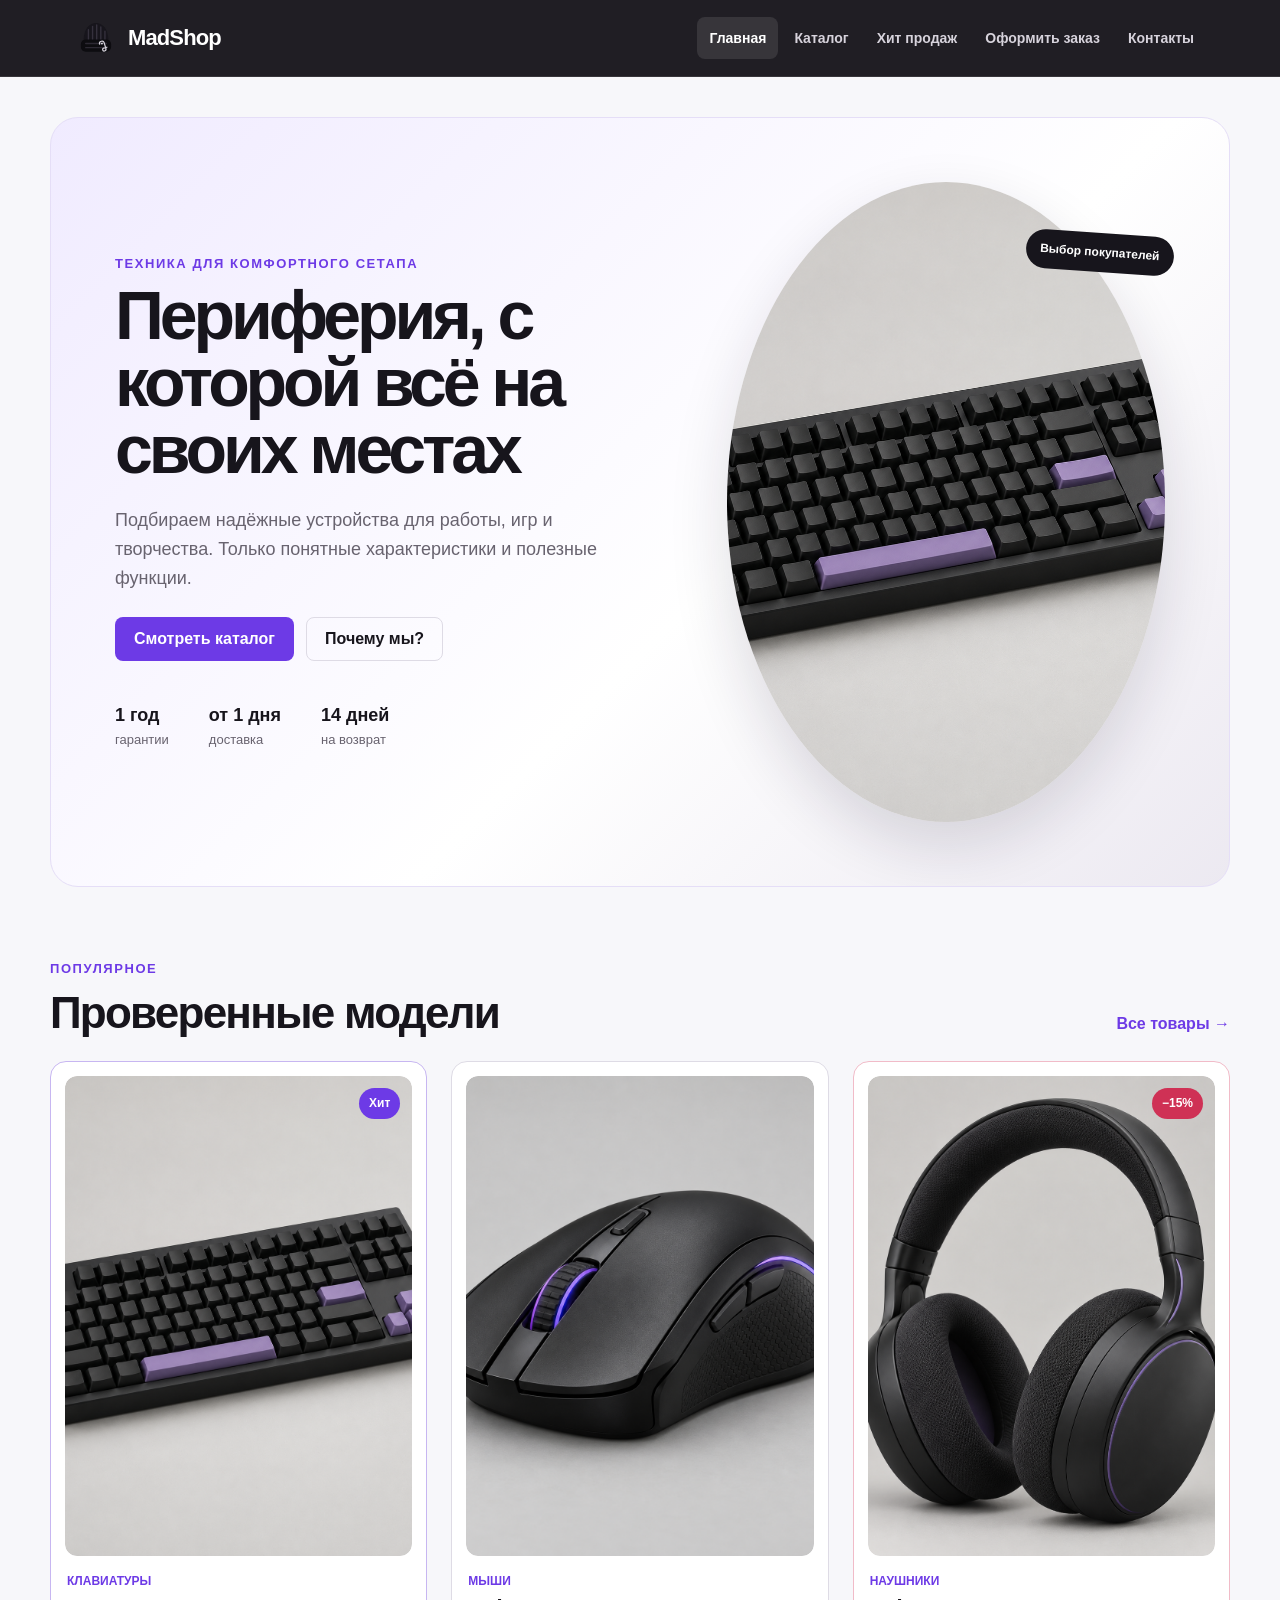
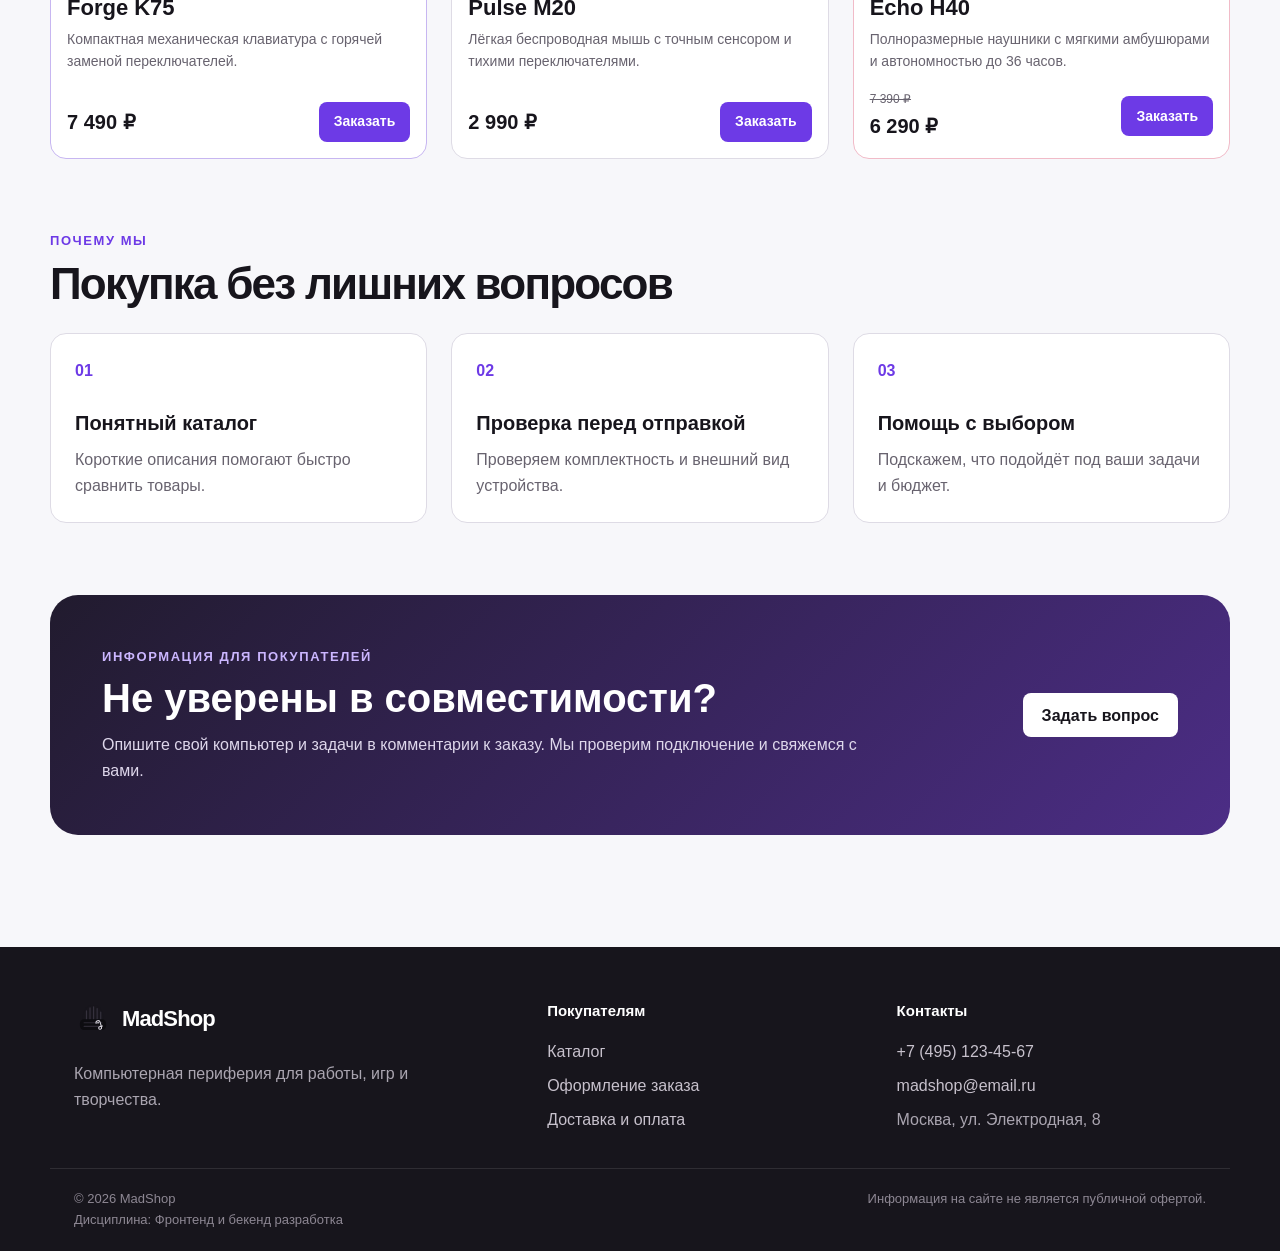
<file: index.html>
<!DOCTYPE html>
<html lang="ru">
<head>
  <meta charset="UTF-8">
  <meta name="viewport" content="width=device-width, initial-scale=1.0">
  <meta name="description" content="MadShop — магазин компьютерной периферии для работы, игр и творчества.">
  <meta property="og:type" content="website">
  <meta property="og:title" content="MadShop — компьютерная периферия">
  <meta property="og:description" content="Клавиатуры, мыши, наушники и аксессуары для удобного рабочего места.">
  <meta property="og:image" content="https://m1qght.github.io/kr1-html-css-shop/images/keyboard-forge-k75.png">
  <title>MadShop — компьютерная периферия</title>
  <link rel="icon" href="images/madshop-logo.svg" type="image/svg+xml">
  <link rel="stylesheet" href="css/style.css">
  <script src="js/main.js" defer></script>
</head>
<body>
  <a class="skip-link" href="#main-content">Перейти к содержимому</a>

  <header class="site-header">
    <div class="site-header__inner">
      <a class="site-header__brand" href="index.html" aria-label="MadShop — на главную">
        <img class="site-header__logo" src="images/madshop-logo.svg" width="48" height="48" alt="">
        <span class="site-header__name">MadShop</span>
      </a>

      <nav class="site-nav" aria-label="Основная навигация">
        <ul class="site-nav__list">
          <li class="site-nav__item">
            <a class="site-nav__link site-nav__link--active" href="index.html" aria-current="page">Главная</a>
          </li>
          <li class="site-nav__item">
            <a class="site-nav__link" href="catalog.html">Каталог</a>
          </li>
          <li class="site-nav__item">
            <a class="site-nav__link" href="product.html">Хит продаж</a>
          </li>
          <li class="site-nav__item">
            <a class="site-nav__link" href="order.html">Оформить заказ</a>
          </li>
          <li class="site-nav__item">
            <a class="site-nav__link" href="contacts.html">Контакты</a>
          </li>
        </ul>
      </nav>
    </div>
  </header>

  <main id="main-content">
    <section class="hero">
      <div class="hero__content">
        <p class="hero__eyebrow">Техника для комфортного сетапа</p>
        <h1 class="hero__title">Периферия, с которой всё на своих местах</h1>
        <p class="hero__text">
          Подбираем надёжные устройства для работы, игр и творчества.
          Только понятные характеристики и полезные функции.
        </p>

        <div class="hero__actions">
          <a class="button button--primary" href="catalog.html">Смотреть каталог</a>
          <a class="button button--secondary" href="#advantages">Почему мы?</a>
        </div>

        <ul class="hero__facts" aria-label="Преимущества заказа">
          <li class="hero__fact">
            <strong>1 год</strong>
            <span>гарантии</span>
          </li>
          <li class="hero__fact">
            <strong>от 1 дня</strong>
            <span>доставка</span>
          </li>
          <li class="hero__fact">
            <strong>14 дней</strong>
            <span>на возврат</span>
          </li>
        </ul>
      </div>

      <div class="hero__visual">
        <span class="hero__badge">Выбор покупателей</span>
        <img
          class="hero__image"
          src="images/keyboard-forge-k75.png"
          width="640"
          height="640"
          alt="Механическая клавиатура Forge K75"
        >
      </div>
    </section>

    <section class="section" id="popular">
      <div class="section__heading">
        <div>
          <p class="section__eyebrow">Популярное</p>
          <h2 class="section__title">Проверенные модели</h2>
        </div>
        <a class="text-link" href="catalog.html">Все товары <span aria-hidden="true">→</span></a>
      </div>

      <div class="products-grid">
        <article class="product-card product-card--featured">
          <span class="product-card__badge">Хит</span>
          <a class="product-card__image-link" href="product.html" aria-label="Подробнее о клавиатуре Forge K75">
            <img
              class="product-card__image"
              src="images/keyboard-forge-k75.png"
              width="480"
              height="480"
              alt="Чёрная механическая клавиатура Forge K75"
              loading="lazy"
            >
          </a>
          <p class="product-card__category">Клавиатуры</p>
          <h3 class="product-card__title">
            <a href="product.html">Forge K75</a>
          </h3>
          <p class="product-card__description">
            Компактная механическая клавиатура с горячей заменой переключателей.
          </p>
          <div class="product-card__footer">
            <p class="product-card__price">7 490 ₽</p>
            <button class="button button--primary product-card__button" type="button" data-product="Forge K75">
              Заказать
            </button>
          </div>
        </article>

        <article class="product-card">
          <a class="product-card__image-link" href="order.html?product=Pulse%20M20" aria-label="Заказать мышь Pulse M20">
            <img
              class="product-card__image"
              src="images/mouse-pulse-m20.png"
              width="480"
              height="480"
              alt="Чёрная беспроводная мышь Pulse M20"
              loading="lazy"
            >
          </a>
          <p class="product-card__category">Мыши</p>
          <h3 class="product-card__title">Pulse M20</h3>
          <p class="product-card__description">
            Лёгкая беспроводная мышь с точным сенсором и тихими переключателями.
          </p>
          <div class="product-card__footer">
            <p class="product-card__price">2 990 ₽</p>
            <button class="button button--primary product-card__button" type="button" data-product="Pulse M20">
              Заказать
            </button>
          </div>
        </article>

        <article class="product-card product-card--discount">
          <span class="product-card__badge">−15%</span>
          <a class="product-card__image-link" href="order.html?product=Echo%20H40" aria-label="Заказать наушники Echo H40">
            <img
              class="product-card__image"
              src="images/headphones-echo-h40.png"
              width="480"
              height="480"
              alt="Чёрные беспроводные наушники Echo H40"
              loading="lazy"
            >
          </a>
          <p class="product-card__category">Наушники</p>
          <h3 class="product-card__title">Echo H40</h3>
          <p class="product-card__description">
            Полноразмерные наушники с мягкими амбушюрами и автономностью до 36 часов.
          </p>
          <div class="product-card__footer">
            <p class="product-card__price">
              <span class="product-card__old-price">7 390 ₽</span>
              6 290 ₽
            </p>
            <button class="button button--primary product-card__button" type="button" data-product="Echo H40">
              Заказать
            </button>
          </div>
        </article>
      </div>
    </section>

    <section class="section" id="advantages">
      <div class="section__heading">
        <div>
          <p class="section__eyebrow">Почему мы</p>
          <h2 class="section__title">Покупка без лишних вопросов</h2>
        </div>
      </div>

      <div class="advantages-grid">
        <article class="advantage-card">
          <span class="advantage-card__number">01</span>
          <h3 class="advantage-card__title">Понятный каталог</h3>
          <p class="advantage-card__text">Короткие описания помогают быстро сравнить товары.</p>
        </article>
        <article class="advantage-card">
          <span class="advantage-card__number">02</span>
          <h3 class="advantage-card__title">Проверка перед отправкой</h3>
          <p class="advantage-card__text">Проверяем комплектность и внешний вид устройства.</p>
        </article>
        <article class="advantage-card">
          <span class="advantage-card__number">03</span>
          <h3 class="advantage-card__title">Помощь с выбором</h3>
          <p class="advantage-card__text">Подскажем, что подойдёт под ваши задачи и бюджет.</p>
        </article>
      </div>
    </section>

    <aside class="buyer-note">
      <div>
        <p class="buyer-note__eyebrow">Информация для покупателей</p>
        <h2 class="buyer-note__title">Не уверены в совместимости?</h2>
        <p class="buyer-note__text">
          Опишите свой компьютер и задачи в комментарии к заказу.
          Мы проверим подключение и свяжемся с вами.
        </p>
      </div>
      <a class="button button--light" href="contacts.html">Задать вопрос</a>
    </aside>
  </main>

  <footer class="site-footer">
    <div class="site-footer__inner">
      <div class="site-footer__about">
        <a class="site-footer__brand" href="index.html">
          <img src="images/madshop-logo.svg" width="40" height="40" alt="">
          <span>MadShop</span>
        </a>
        <p>Компьютерная периферия для работы, игр и творчества.</p>
      </div>

      <div class="site-footer__column">
        <h2 class="site-footer__title">Покупателям</h2>
        <ul class="site-footer__list">
          <li><a href="catalog.html">Каталог</a></li>
          <li><a href="order.html">Оформление заказа</a></li>
          <li><a href="contacts.html#delivery">Доставка и оплата</a></li>
        </ul>
      </div>

      <div class="site-footer__column">
        <h2 class="site-footer__title">Контакты</h2>
        <address class="site-footer__address">
          <a href="tel:+74951234567">+7 (495) 123-45-67</a>
          <a href="mailto:madshop@email.ru">madshop@email.ru</a>
          <span>Москва, ул. Электродная, 8</span>
        </address>
      </div>
    </div>

    <div class="site-footer__bottom">
      <p>
        © 2026 MadShop <br>
        Дисциплина: Фронтенд и бекенд разработка
      </p>
      <p>Информация на сайте не является публичной офертой.</p>
    </div>
  </footer>

  <dialog class="order-dialog" id="order-dialog" aria-labelledby="order-dialog-title">
    <div class="order-dialog__header">
      <div>
        <p class="order-dialog__eyebrow">Быстрый заказ</p>
        <h2 class="order-dialog__title" id="order-dialog-title">Оставьте контакты</h2>
      </div>
      <button class="order-dialog__close" type="button" id="close-order-dialog" aria-label="Закрыть окно">×</button>
    </div>

    <p class="order-dialog__text">
      Менеджер уточнит наличие, способ получения и итоговую стоимость.
    </p>

    <form class="order-form" id="order-form" action="#" method="post" novalidate>
      <input id="selected-product" name="selected-product" type="hidden">

      <div class="order-form__field">
        <label class="order-form__label" for="order-name">Имя</label>
        <input class="order-form__input" id="order-name" name="name" type="text" minlength="2" autocomplete="name" placeholder="Например, Максим" required>
      </div>

      <div class="order-form__field">
        <label class="order-form__label" for="order-email">E-mail</label>
        <input class="order-form__input" id="order-email" name="email" type="email" autocomplete="email" placeholder="mail@example.ru" required>
      </div>

      <div class="order-form__field">
        <label class="order-form__label" for="order-phone">Телефон</label>
        <input class="order-form__input" id="order-phone" name="phone" type="tel" inputmode="tel" autocomplete="tel" placeholder="+7 (900) 000-00-00" pattern="^\+7 \(\d{3}\) \d{3}-\d{2}-\d{2}$" required>
        <small class="order-form__hint">Формат: +7 (900) 000-00-00</small>
      </div>

      <div class="order-form__field">
        <label class="order-form__label" for="order-topic">Тема заявки</label>
        <select class="order-form__select" id="order-topic" name="topic" required>
          <option value="">Выберите тему</option>
          <option value="product">Заказ товара</option>
          <option value="consultation">Консультация</option>
          <option value="delivery">Доставка</option>
        </select>
      </div>

      <div class="order-form__field">
        <label class="order-form__label" for="order-comment">Комментарий</label>
        <textarea class="order-form__textarea" id="order-comment" name="comment" rows="3" placeholder="Дополнительные пожелания"></textarea>
      </div>

      <label class="order-form__check">
        <input name="agreement" type="checkbox" required>
        <span>Согласен на обработку данных для связи по заявке</span>
      </label>

      <div class="order-form__actions">
        <button class="button button--secondary" type="button" id="cancel-order-dialog">Отмена</button>
        <button class="button button--primary" type="submit">Отправить заявку</button>
      </div>
    </form>
  </dialog>

  <div class="toast" id="success-message" role="status" aria-live="polite" hidden>
    <strong>Заявка отправлена</strong>
    <span>Мы свяжемся с вами в ближайшее время.</span>
  </div>
</body>
</html>
</file>
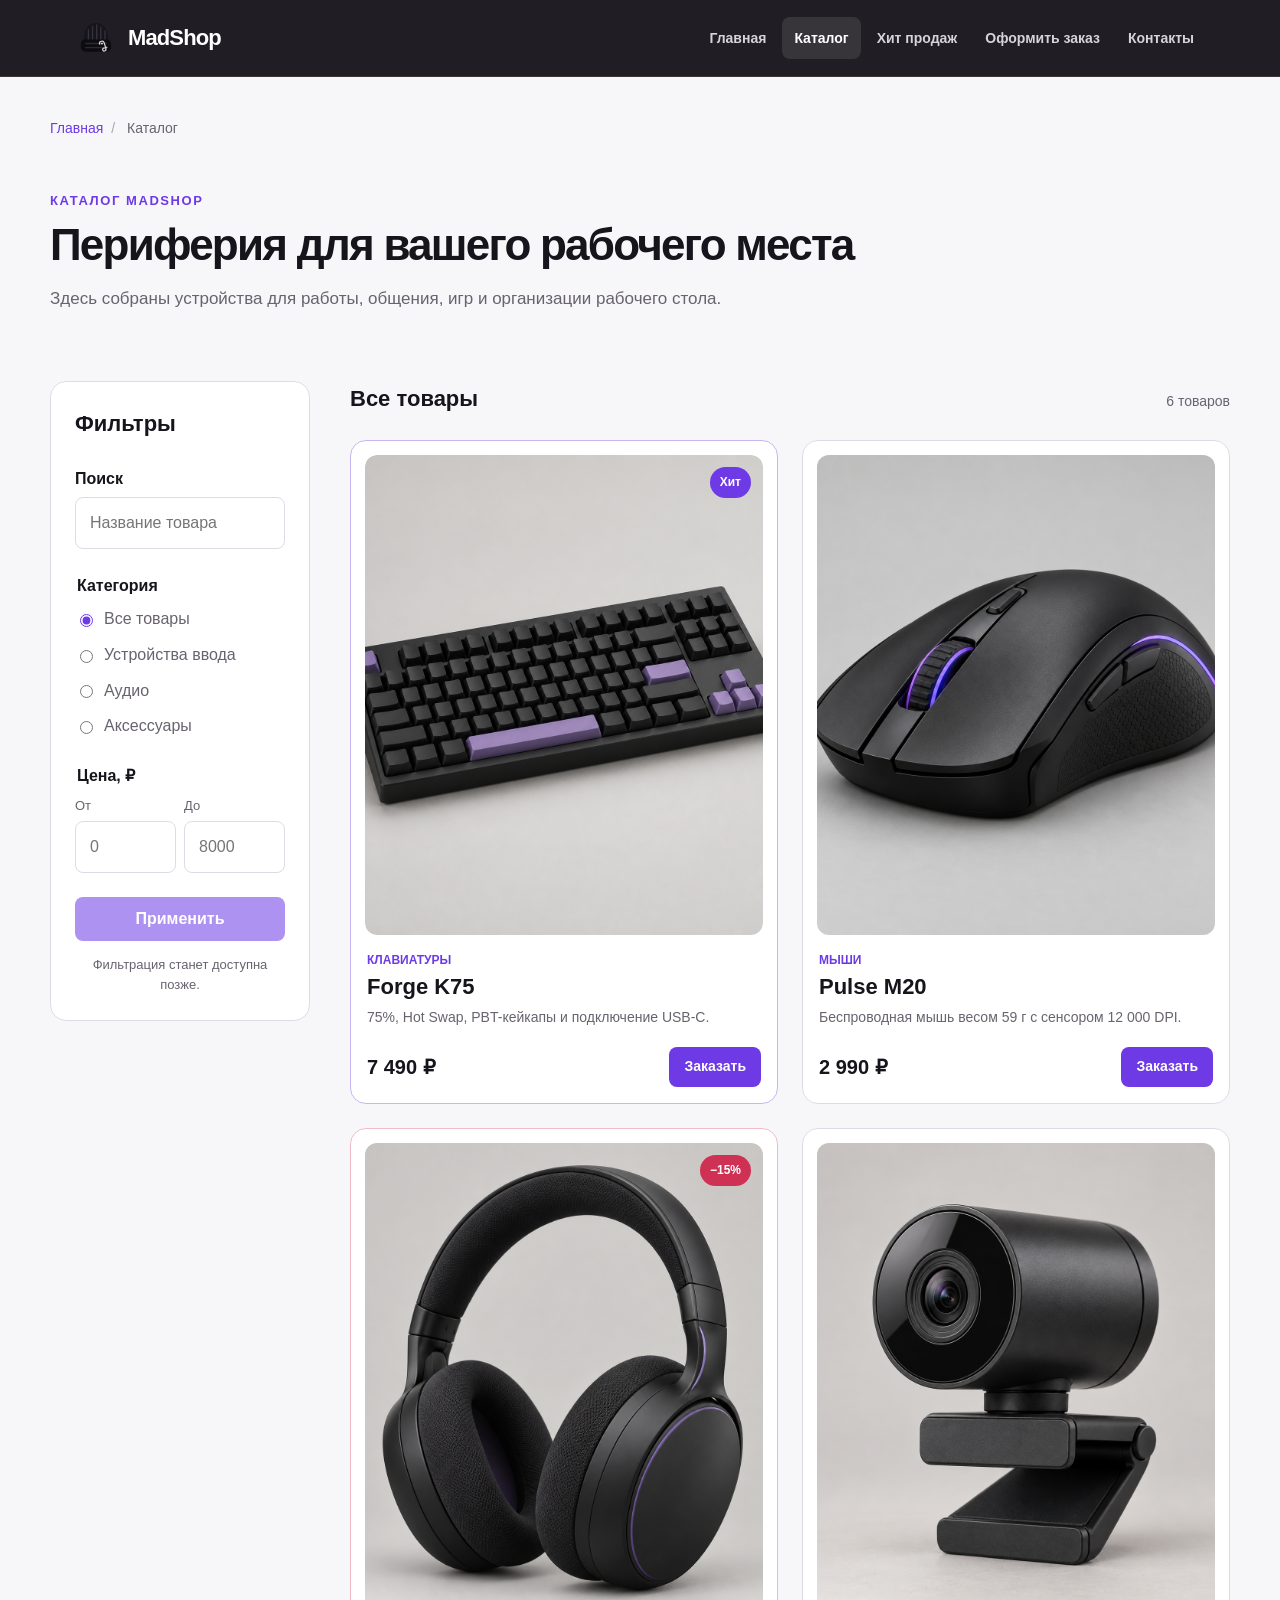
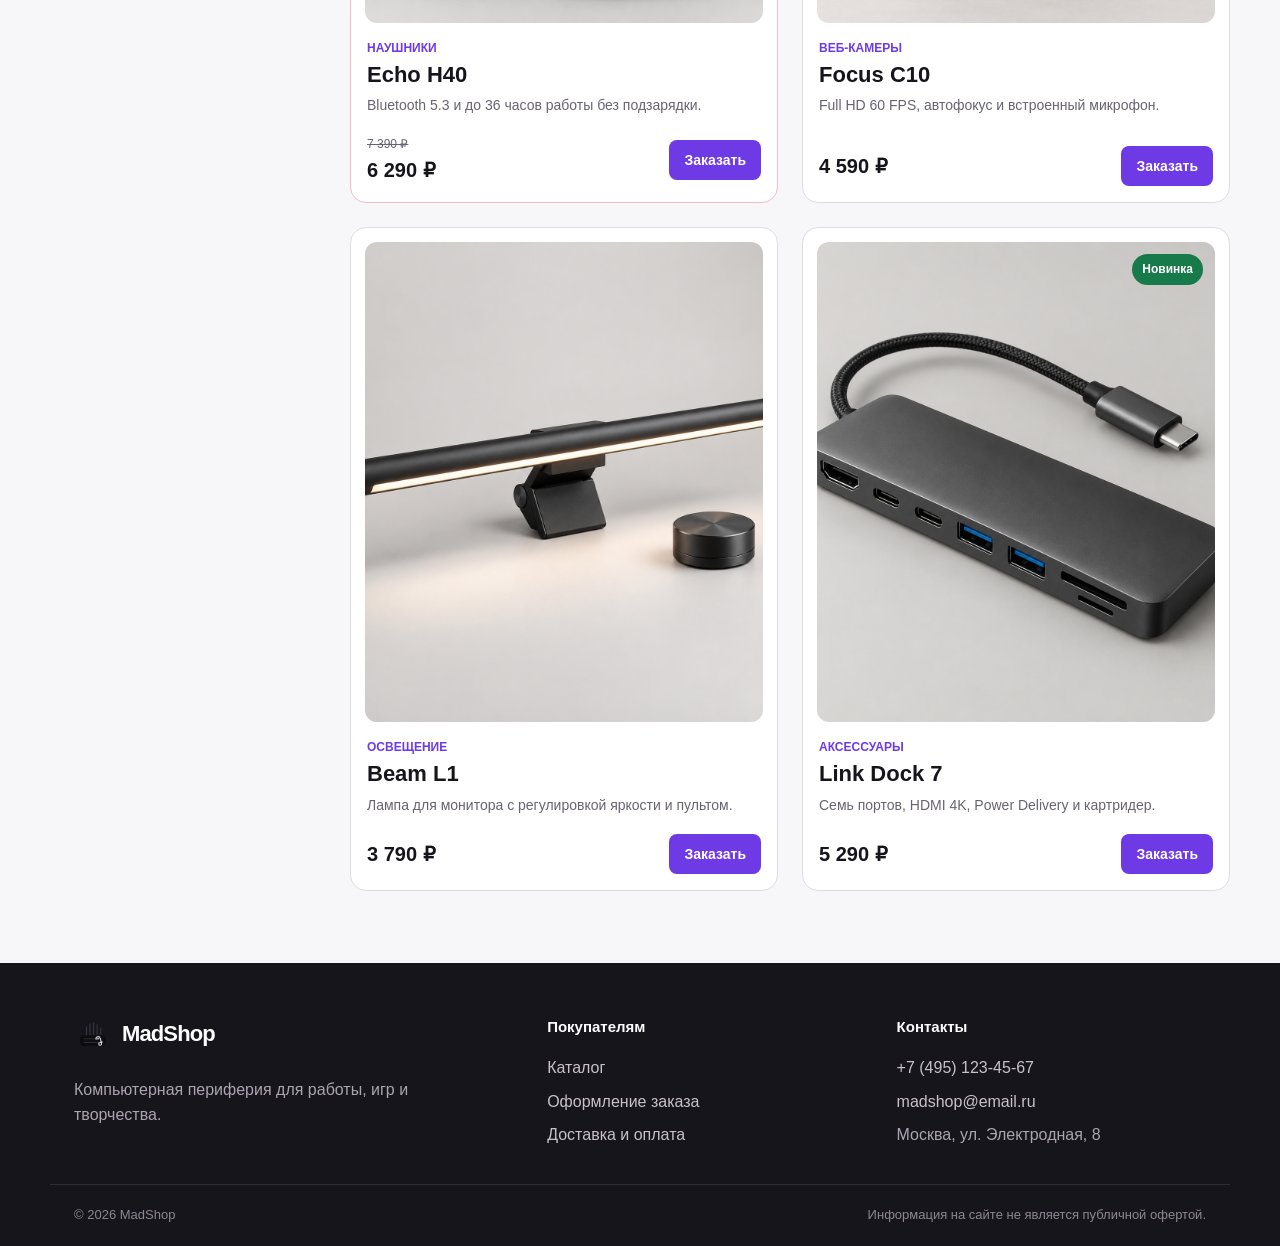
<file: catalog.html>
<!DOCTYPE html>
<html lang="ru">
<head>
  <meta charset="UTF-8">
  <meta name="viewport" content="width=device-width, initial-scale=1.0">
  <meta name="description" content="Каталог компьютерной периферии MadShop: клавиатуры, мыши, наушники, камеры и аксессуары.">
  <title>Каталог товаров — MadShop</title>
  <link rel="icon" href="images/madshop-logo.svg" type="image/svg+xml">
  <link rel="stylesheet" href="css/style.css">
</head>
<body>
  <a class="skip-link" href="#main-content">Перейти к содержимому</a>

  <header class="site-header">
    <div class="site-header__inner">
      <a class="site-header__brand" href="index.html" aria-label="MadShop — на главную">
        <img class="site-header__logo" src="images/madshop-logo.svg" width="48" height="48" alt="">
        <span class="site-header__name">MadShop</span>
      </a>

      <nav class="site-nav" aria-label="Основная навигация">
        <ul class="site-nav__list">
          <li class="site-nav__item"><a class="site-nav__link" href="index.html">Главная</a></li>
          <li class="site-nav__item"><a class="site-nav__link site-nav__link--active" href="catalog.html" aria-current="page">Каталог</a></li>
          <li class="site-nav__item"><a class="site-nav__link" href="product.html">Хит продаж</a></li>
          <li class="site-nav__item"><a class="site-nav__link" href="order.html">Оформить заказ</a></li>
          <li class="site-nav__item"><a class="site-nav__link" href="contacts.html">Контакты</a></li>
        </ul>
      </nav>
    </div>
  </header>

  <main id="main-content">
    <nav class="breadcrumbs" aria-label="Хлебные крошки">
      <a class="breadcrumbs__link" href="index.html">Главная</a>
      <span class="breadcrumbs__current">Каталог</span>
    </nav>

    <section class="page-intro">
      <p class="page-intro__eyebrow">Каталог MadShop</p>
      <h1 class="page-intro__title">Периферия для вашего рабочего места</h1>
      <p class="page-intro__text">
        Здесь собраны устройства для работы, общения, игр и организации рабочего стола.
      </p>
    </section>

    <div class="catalog-layout">
      <aside class="catalog-filters" aria-labelledby="filters-title">
        <h2 class="catalog-filters__title" id="filters-title">Фильтры</h2>

        <form class="filters-form" action="#" method="get">
          <div class="filters-form__field">
            <label class="filters-form__label" for="catalog-search">Поиск</label>
            <input class="filters-form__input" id="catalog-search" name="search" type="search" placeholder="Название товара">
          </div>

          <fieldset class="filters-form__group">
            <legend class="filters-form__legend">Категория</legend>
            <label class="filters-form__check">
              <input type="radio" name="category" value="all" checked>
              <span>Все товары</span>
            </label>
            <label class="filters-form__check">
              <input type="radio" name="category" value="input">
              <span>Устройства ввода</span>
            </label>
            <label class="filters-form__check">
              <input type="radio" name="category" value="audio">
              <span>Аудио</span>
            </label>
            <label class="filters-form__check">
              <input type="radio" name="category" value="accessories">
              <span>Аксессуары</span>
            </label>
          </fieldset>

          <fieldset class="filters-form__group">
            <legend class="filters-form__legend">Цена, ₽</legend>
            <div class="filters-form__range">
              <div>
                <label for="price-from">От</label>
                <input class="filters-form__input" id="price-from" name="price-from" type="number" min="0" placeholder="0">
              </div>
              <div>
                <label for="price-to">До</label>
                <input class="filters-form__input" id="price-to" name="price-to" type="number" min="0" placeholder="8000">
              </div>
            </div>
          </fieldset>

          <button class="button button--primary" type="button" disabled>Применить</button>
          <p class="filters-form__note">Фильтрация станет доступна позже.</p>
        </form>
      </aside>

      <section class="catalog-products" aria-labelledby="catalog-title">
        <div class="catalog-products__heading">
          <h2 class="catalog-products__title" id="catalog-title">Все товары</h2>
          <p class="catalog-products__count">6 товаров</p>
        </div>

        <div class="products-grid products-grid--catalog">
          <article class="product-card product-card--featured">
            <span class="product-card__badge">Хит</span>
            <a class="product-card__image-link" href="product.html">
              <img class="product-card__image" src="images/keyboard-forge-k75.png" width="480" height="480" alt="Чёрная механическая клавиатура Forge K75">
            </a>
            <p class="product-card__category">Клавиатуры</p>
            <h3 class="product-card__title"><a href="product.html">Forge K75</a></h3>
            <p class="product-card__description">75%, Hot Swap, PBT-кейкапы и подключение USB-C.</p>
            <div class="product-card__footer">
              <p class="product-card__price">7 490 ₽</p>
              <a class="button button--primary product-card__button" href="order.html?product=Forge%20K75">Заказать</a>
            </div>
          </article>

          <article class="product-card">
            <img class="product-card__image" src="images/mouse-pulse-m20.png" width="480" height="480" alt="Чёрная беспроводная мышь Pulse M20" loading="lazy">
            <p class="product-card__category">Мыши</p>
            <h3 class="product-card__title">Pulse M20</h3>
            <p class="product-card__description">Беспроводная мышь весом 59 г с сенсором 12 000 DPI.</p>
            <div class="product-card__footer">
              <p class="product-card__price">2 990 ₽</p>
              <a class="button button--primary product-card__button" href="order.html?product=Pulse%20M20">Заказать</a>
            </div>
          </article>

          <article class="product-card product-card--discount">
            <span class="product-card__badge">−15%</span>
            <img class="product-card__image" src="images/headphones-echo-h40.png" width="480" height="480" alt="Чёрные беспроводные наушники Echo H40" loading="lazy">
            <p class="product-card__category">Наушники</p>
            <h3 class="product-card__title">Echo H40</h3>
            <p class="product-card__description">Bluetooth 5.3 и до 36 часов работы без подзарядки.</p>
            <div class="product-card__footer">
              <p class="product-card__price">
                <span class="product-card__old-price">7 390 ₽</span>
                6 290 ₽
              </p>
              <a class="button button--primary product-card__button" href="order.html?product=Echo%20H40">Заказать</a>
            </div>
          </article>

          <article class="product-card">
            <img class="product-card__image" src="images/webcam-focus-c10.png" width="480" height="480" alt="Чёрная веб-камера Focus C10" loading="lazy">
            <p class="product-card__category">Веб-камеры</p>
            <h3 class="product-card__title">Focus C10</h3>
            <p class="product-card__description">Full HD 60 FPS, автофокус и встроенный микрофон.</p>
            <div class="product-card__footer">
              <p class="product-card__price">4 590 ₽</p>
              <a class="button button--primary product-card__button" href="order.html?product=Focus%20C10">Заказать</a>
            </div>
          </article>

          <article class="product-card">
            <img class="product-card__image" src="images/lightbar-beam-l1.png" width="480" height="480" alt="Чёрная лампа для монитора Beam L1" loading="lazy">
            <p class="product-card__category">Освещение</p>
            <h3 class="product-card__title">Beam L1</h3>
            <p class="product-card__description">Лампа для монитора с регулировкой яркости и пультом.</p>
            <div class="product-card__footer">
              <p class="product-card__price">3 790 ₽</p>
              <a class="button button--primary product-card__button" href="order.html?product=Beam%20L1">Заказать</a>
            </div>
          </article>

          <article class="product-card">
            <span class="product-card__badge product-card__badge--new">Новинка</span>
            <img class="product-card__image" src="images/hub-link-dock-7.png" width="480" height="480" alt="Чёрный USB-C хаб Link Dock 7" loading="lazy">
            <p class="product-card__category">Аксессуары</p>
            <h3 class="product-card__title">Link Dock 7</h3>
            <p class="product-card__description">Семь портов, HDMI 4K, Power Delivery и картридер.</p>
            <div class="product-card__footer">
              <p class="product-card__price">5 290 ₽</p>
              <a class="button button--primary product-card__button" href="order.html?product=Link%20Dock%207">Заказать</a>
            </div>
          </article>
        </div>
      </section>
    </div>
  </main>

  <footer class="site-footer">
    <div class="site-footer__inner">
      <div class="site-footer__about">
        <a class="site-footer__brand" href="index.html">
          <img src="images/madshop-logo.svg" width="40" height="40" alt="">
          <span>MadShop</span>
        </a>
        <p>Компьютерная периферия для работы, игр и творчества.</p>
      </div>
      <div class="site-footer__column">
        <h2 class="site-footer__title">Покупателям</h2>
        <ul class="site-footer__list">
          <li><a href="catalog.html">Каталог</a></li>
          <li><a href="order.html">Оформление заказа</a></li>
          <li><a href="contacts.html#delivery">Доставка и оплата</a></li>
        </ul>
      </div>
      <div class="site-footer__column">
        <h2 class="site-footer__title">Контакты</h2>
        <address class="site-footer__address">
          <a href="tel:+74951234567">+7 (495) 123-45-67</a>
          <a href="mailto:madshop@email.ru">madshop@email.ru</a>
          <span>Москва, ул. Электродная, 8</span>
        </address>
      </div>
    </div>
    <div class="site-footer__bottom">
      <p>© 2026 MadShop</p>
      <p>Информация на сайте не является публичной офертой.</p>
    </div>
  </footer>
</body>
</html>
</file>
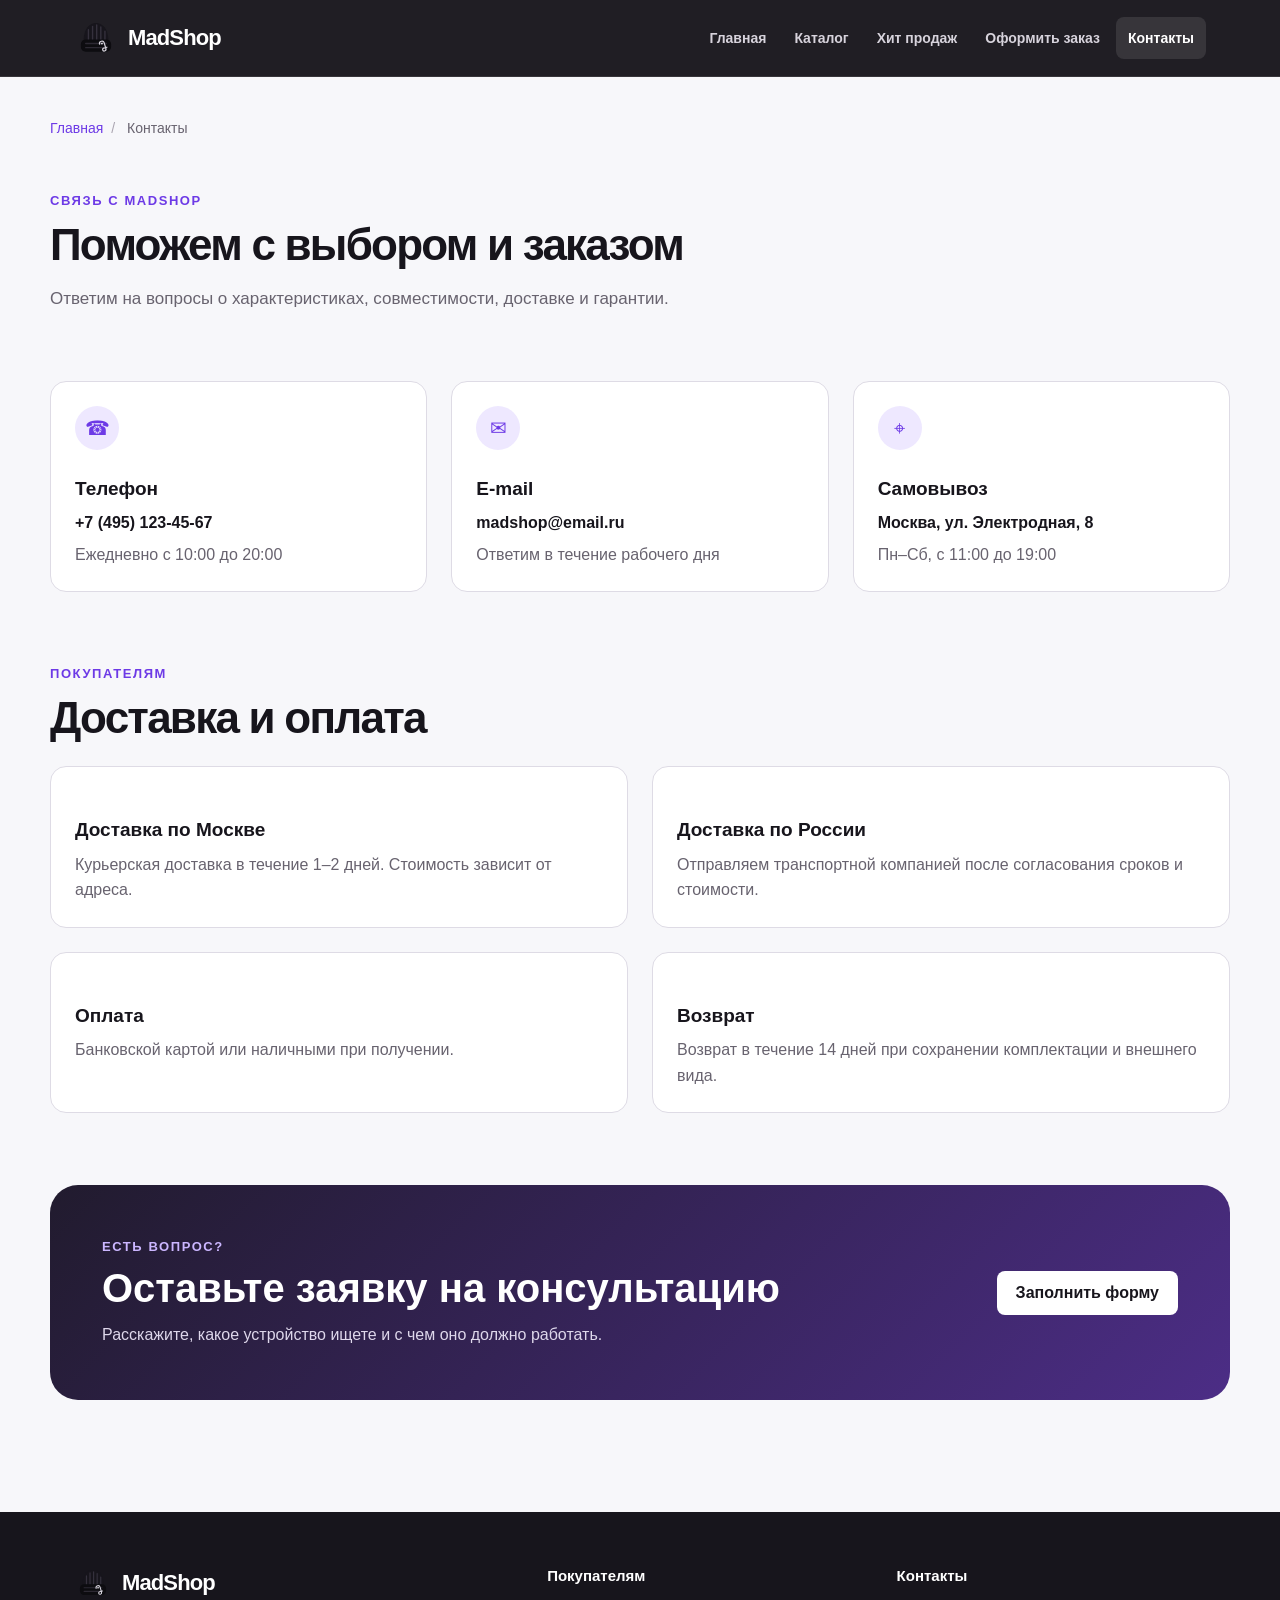
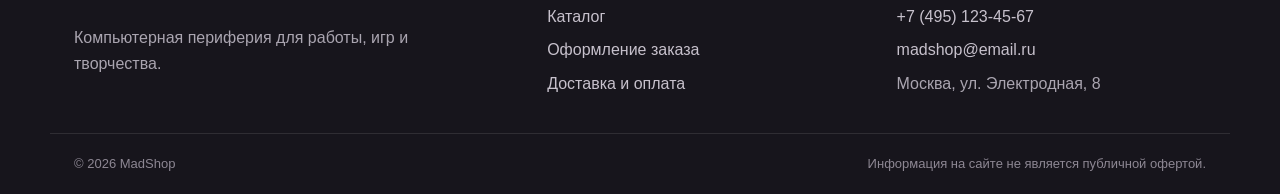
<file: contacts.html>
<!DOCTYPE html>
<html lang="ru">
<head>
  <meta charset="UTF-8">
  <meta name="viewport" content="width=device-width, initial-scale=1.0">
  <meta name="description" content="Контакты MadShop, график работы, доставка, оплата и возврат.">
  <title>Контакты и доставка — MadShop</title>
  <link rel="icon" href="images/madshop-logo.svg" type="image/svg+xml">
  <link rel="stylesheet" href="css/style.css">
</head>
<body>
  <a class="skip-link" href="#main-content">Перейти к содержимому</a>

  <header class="site-header">
    <div class="site-header__inner">
      <a class="site-header__brand" href="index.html" aria-label="MadShop — на главную">
        <img class="site-header__logo" src="images/madshop-logo.svg" width="48" height="48" alt="">
        <span class="site-header__name">MadShop</span>
      </a>
      <nav class="site-nav" aria-label="Основная навигация">
        <ul class="site-nav__list">
          <li class="site-nav__item"><a class="site-nav__link" href="index.html">Главная</a></li>
          <li class="site-nav__item"><a class="site-nav__link" href="catalog.html">Каталог</a></li>
          <li class="site-nav__item"><a class="site-nav__link" href="product.html">Хит продаж</a></li>
          <li class="site-nav__item"><a class="site-nav__link" href="order.html">Оформить заказ</a></li>
          <li class="site-nav__item"><a class="site-nav__link site-nav__link--active" href="contacts.html" aria-current="page">Контакты</a></li>
        </ul>
      </nav>
    </div>
  </header>

  <main id="main-content">
    <nav class="breadcrumbs" aria-label="Хлебные крошки">
      <a class="breadcrumbs__link" href="index.html">Главная</a>
      <span class="breadcrumbs__current">Контакты</span>
    </nav>

    <section class="page-intro">
      <p class="page-intro__eyebrow">Связь с MadShop</p>
      <h1 class="page-intro__title">Поможем с выбором и заказом</h1>
      <p class="page-intro__text">
        Ответим на вопросы о характеристиках, совместимости, доставке и гарантии.
      </p>
    </section>

    <section class="contact-grid" aria-label="Контактная информация">
      <article class="contact-card">
        <span class="contact-card__icon" aria-hidden="true">☎</span>
        <h2 class="contact-card__title">Телефон</h2>
        <a class="contact-card__link" href="tel:+74951234567">+7 (495) 123-45-67</a>
        <p class="contact-card__text">Ежедневно с 10:00 до 20:00</p>
      </article>

      <article class="contact-card">
        <span class="contact-card__icon" aria-hidden="true">✉</span>
        <h2 class="contact-card__title">E-mail</h2>
        <a class="contact-card__link" href="mailto:madshop@email.ru">madshop@email.ru</a>
        <p class="contact-card__text">Ответим в течение рабочего дня</p>
      </article>

      <article class="contact-card">
        <span class="contact-card__icon" aria-hidden="true">⌖</span>
        <h2 class="contact-card__title">Самовывоз</h2>
        <p class="contact-card__link">Москва, ул. Электродная, 8</p>
        <p class="contact-card__text">Пн–Сб, с 11:00 до 19:00</p>
      </article>
    </section>

    <section class="section" id="delivery">
      <div class="section__heading">
        <div>
          <p class="section__eyebrow">Покупателям</p>
          <h2 class="section__title">Доставка и оплата</h2>
        </div>
      </div>

      <div class="info-grid">
        <article class="info-card">
          <h3 class="info-card__title">Доставка по Москве</h3>
          <p class="info-card__text">
            Курьерская доставка в течение 1–2 дней. Стоимость зависит от адреса.
          </p>
        </article>
        <article class="info-card">
          <h3 class="info-card__title">Доставка по России</h3>
          <p class="info-card__text">
            Отправляем транспортной компанией после согласования сроков и стоимости.
          </p>
        </article>
        <article class="info-card">
          <h3 class="info-card__title">Оплата</h3>
          <p class="info-card__text">
            Банковской картой или наличными при получении.
          </p>
        </article>
        <article class="info-card">
          <h3 class="info-card__title">Возврат</h3>
          <p class="info-card__text">
            Возврат в течение 14 дней при сохранении комплектации и внешнего вида.
          </p>
        </article>
      </div>
    </section>

    <section class="contact-cta">
      <div>
        <p class="contact-cta__eyebrow">Есть вопрос?</p>
        <h2 class="contact-cta__title">Оставьте заявку на консультацию</h2>
        <p class="contact-cta__text">
          Расскажите, какое устройство ищете и с чем оно должно работать.
        </p>
      </div>
      <a class="button button--light" href="order.html">Заполнить форму</a>
    </section>
  </main>

  <footer class="site-footer">
    <div class="site-footer__inner">
      <div class="site-footer__about">
        <a class="site-footer__brand" href="index.html">
          <img src="images/madshop-logo.svg" width="40" height="40" alt="">
          <span>MadShop</span>
        </a>
        <p>Компьютерная периферия для работы, игр и творчества.</p>
      </div>
      <div class="site-footer__column">
        <h2 class="site-footer__title">Покупателям</h2>
        <ul class="site-footer__list">
          <li><a href="catalog.html">Каталог</a></li>
          <li><a href="order.html">Оформление заказа</a></li>
          <li><a href="#delivery">Доставка и оплата</a></li>
        </ul>
      </div>
      <div class="site-footer__column">
        <h2 class="site-footer__title">Контакты</h2>
        <address class="site-footer__address">
          <a href="tel:+74951234567">+7 (495) 123-45-67</a>
          <a href="mailto:madshop@email.ru">madshop@email.ru</a>
          <span>Москва, ул. Электродная, 8</span>
        </address>
      </div>
    </div>
    <div class="site-footer__bottom">
      <p>© 2026 MadShop</p>
      <p>Информация на сайте не является публичной офертой.</p>
    </div>
  </footer>
</body>
</html>
</file>
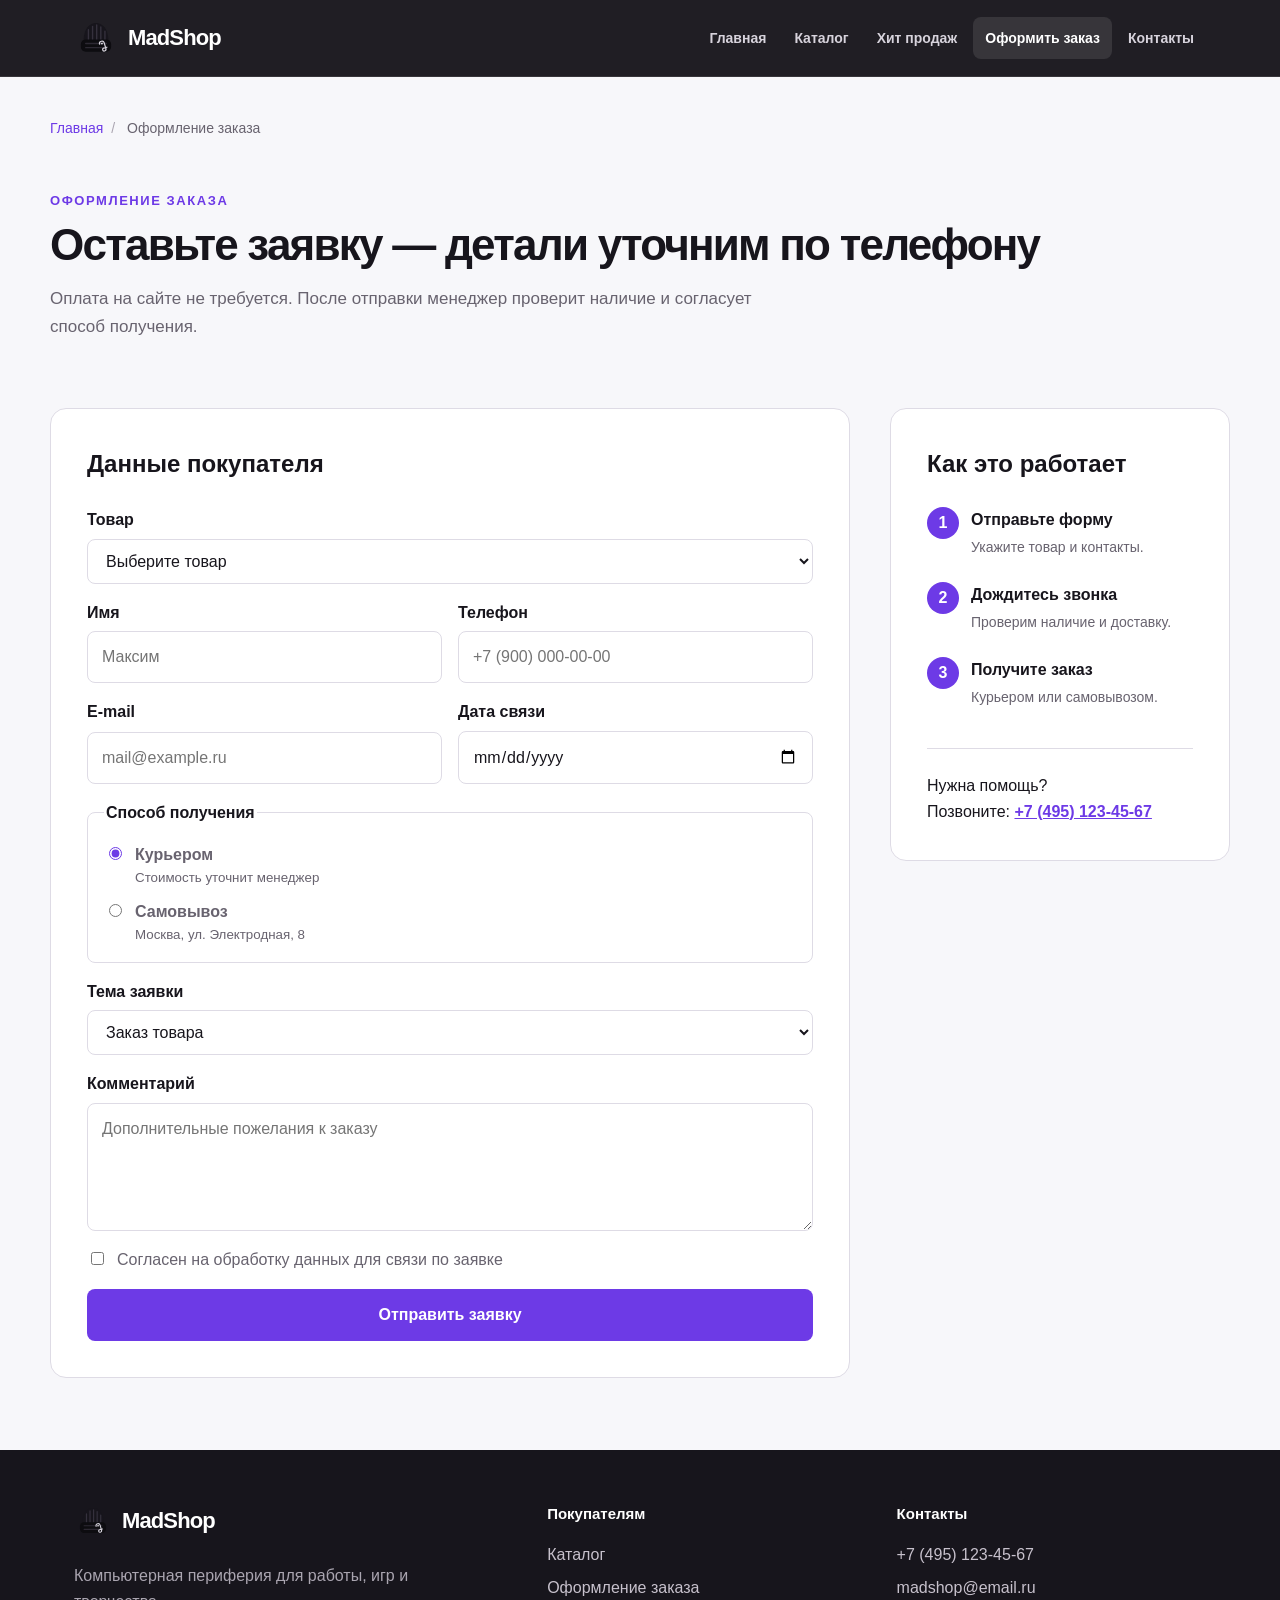
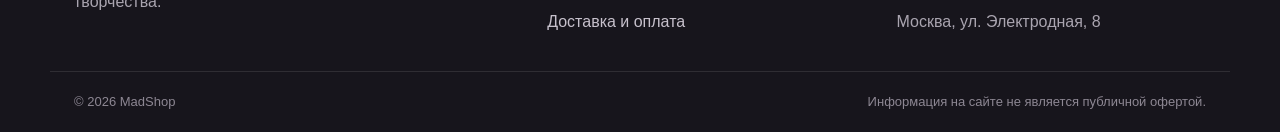
<file: order.html>
<!DOCTYPE html>
<html lang="ru">
<head>
  <meta charset="UTF-8">
  <meta name="viewport" content="width=device-width, initial-scale=1.0">
  <meta name="description" content="Оформление заказа в MadShop: выберите товар и оставьте контактные данные.">
  <title>Оформление заказа — MadShop</title>
  <link rel="icon" href="images/madshop-logo.svg" type="image/svg+xml">
  <link rel="stylesheet" href="css/style.css">
  <script src="js/main.js" defer></script>
</head>
<body>
  <a class="skip-link" href="#main-content">Перейти к содержимому</a>

  <header class="site-header">
    <div class="site-header__inner">
      <a class="site-header__brand" href="index.html" aria-label="MadShop — на главную">
        <img class="site-header__logo" src="images/madshop-logo.svg" width="48" height="48" alt="">
        <span class="site-header__name">MadShop</span>
      </a>
      <nav class="site-nav" aria-label="Основная навигация">
        <ul class="site-nav__list">
          <li class="site-nav__item"><a class="site-nav__link" href="index.html">Главная</a></li>
          <li class="site-nav__item"><a class="site-nav__link" href="catalog.html">Каталог</a></li>
          <li class="site-nav__item"><a class="site-nav__link" href="product.html">Хит продаж</a></li>
          <li class="site-nav__item"><a class="site-nav__link site-nav__link--active" href="order.html" aria-current="page">Оформить заказ</a></li>
          <li class="site-nav__item"><a class="site-nav__link" href="contacts.html">Контакты</a></li>
        </ul>
      </nav>
    </div>
  </header>

  <main id="main-content">
    <nav class="breadcrumbs" aria-label="Хлебные крошки">
      <a class="breadcrumbs__link" href="index.html">Главная</a>
      <span class="breadcrumbs__current">Оформление заказа</span>
    </nav>

    <section class="page-intro">
      <p class="page-intro__eyebrow">Оформление заказа</p>
      <h1 class="page-intro__title">Оставьте заявку — детали уточним по телефону</h1>
      <p class="page-intro__text">
        Оплата на сайте не требуется. После отправки менеджер проверит наличие
        и согласует способ получения.
      </p>
    </section>

    <div class="checkout-layout">
      <section class="checkout-card" aria-labelledby="checkout-title">
        <h2 class="checkout-card__title" id="checkout-title">Данные покупателя</h2>

        <form class="order-form order-form--page" id="checkout-form" action="#" method="post" novalidate>
          <div class="order-form__field">
            <label class="order-form__label" for="checkout-product">Товар</label>
            <select class="order-form__select" id="checkout-product" name="product" required>
              <option value="">Выберите товар</option>
              <option value="Forge K75">Forge K75 — 7 490 ₽</option>
              <option value="Pulse M20">Pulse M20 — 2 990 ₽</option>
              <option value="Echo H40">Echo H40 — 6 290 ₽</option>
              <option value="Focus C10">Focus C10 — 4 590 ₽</option>
              <option value="Beam L1">Beam L1 — 3 790 ₽</option>
              <option value="Link Dock 7">Link Dock 7 — 5 290 ₽</option>
            </select>
          </div>

          <div class="order-form__row">
            <div class="order-form__field">
              <label class="order-form__label" for="checkout-name">Имя</label>
              <input class="order-form__input" id="checkout-name" name="name" type="text" minlength="2" autocomplete="name" placeholder="Максим" required>
            </div>
            <div class="order-form__field">
              <label class="order-form__label" for="checkout-phone">Телефон</label>
              <input class="order-form__input" id="checkout-phone" name="phone" type="tel" inputmode="tel" autocomplete="tel" placeholder="+7 (900) 000-00-00" pattern="^\+7 \(\d{3}\) \d{3}-\d{2}-\d{2}$" required>
            </div>
          </div>

          <div class="order-form__row">
            <div class="order-form__field">
              <label class="order-form__label" for="checkout-email">E-mail</label>
              <input class="order-form__input" id="checkout-email" name="email" type="email" autocomplete="email" placeholder="mail@example.ru" required>
            </div>
            <div class="order-form__field">
              <label class="order-form__label" for="checkout-date">Дата связи</label>
              <input class="order-form__input" id="checkout-date" name="date" type="date">
            </div>
          </div>

          <fieldset class="order-form__fieldset">
            <legend class="order-form__legend">Способ получения</legend>
            <label class="order-form__radio">
              <input type="radio" name="delivery" value="courier" checked>
              <span>
                <strong>Курьером</strong>
                <small>Стоимость уточнит менеджер</small>
              </span>
            </label>
            <label class="order-form__radio">
              <input type="radio" name="delivery" value="pickup">
              <span>
                <strong>Самовывоз</strong>
                <small>Москва, ул. Электродная, 8</small>
              </span>
            </label>
          </fieldset>

          <div class="order-form__field">
            <label class="order-form__label" for="checkout-topic">Тема заявки</label>
            <select class="order-form__select" id="checkout-topic" name="topic" required>
              <option value="order">Заказ товара</option>
              <option value="consultation">Нужна консультация</option>
              <option value="compatibility">Проверка совместимости</option>
            </select>
          </div>

          <div class="order-form__field">
            <label class="order-form__label" for="checkout-comment">Комментарий</label>
            <textarea class="order-form__textarea" id="checkout-comment" name="comment" rows="4" placeholder="Дополнительные пожелания к заказу"></textarea>
          </div>

          <label class="order-form__check">
            <input name="agreement" type="checkbox" required>
            <span>Согласен на обработку данных для связи по заявке</span>
          </label>

          <button class="button button--primary button--large" type="submit">
            Отправить заявку
          </button>
        </form>

        <div class="form-success" id="checkout-success" role="status" tabindex="-1" hidden>
          <h2>Заявка принята</h2>
          <p>Мы свяжемся с вами в рабочее время и уточним детали заказа.</p>
          <a class="button button--secondary" href="catalog.html">Вернуться в каталог</a>
        </div>
      </section>

      <aside class="checkout-info">
        <h2 class="checkout-info__title">Как это работает</h2>
        <ol class="checkout-info__steps">
          <li>
            <span>1</span>
            <div><strong>Отправьте форму</strong><p>Укажите товар и контакты.</p></div>
          </li>
          <li>
            <span>2</span>
            <div><strong>Дождитесь звонка</strong><p>Проверим наличие и доставку.</p></div>
          </li>
          <li>
            <span>3</span>
            <div><strong>Получите заказ</strong><p>Курьером или самовывозом.</p></div>
          </li>
        </ol>
        <p class="checkout-info__help">
          Нужна помощь? <br>
          Позвоните: <a href="tel:+74951234567">+7 (495) 123-45-67</a>
        </p>
      </aside>
    </div>
  </main>

  <footer class="site-footer">
    <div class="site-footer__inner">
      <div class="site-footer__about">
        <a class="site-footer__brand" href="index.html">
          <img src="images/madshop-logo.svg" width="40" height="40" alt="">
          <span>MadShop</span>
        </a>
        <p>Компьютерная периферия для работы, игр и творчества.</p>
      </div>
      <div class="site-footer__column">
        <h2 class="site-footer__title">Покупателям</h2>
        <ul class="site-footer__list">
          <li><a href="catalog.html">Каталог</a></li>
          <li><a href="order.html">Оформление заказа</a></li>
          <li><a href="contacts.html#delivery">Доставка и оплата</a></li>
        </ul>
      </div>
      <div class="site-footer__column">
        <h2 class="site-footer__title">Контакты</h2>
        <address class="site-footer__address">
          <a href="tel:+74951234567">+7 (495) 123-45-67</a>
          <a href="mailto:madshop@email.ru">madshop@email.ru</a>
          <span>Москва, ул. Электродная, 8</span>
        </address>
      </div>
    </div>
    <div class="site-footer__bottom">
      <p>© 2026 MadShop</p>
      <p>Информация на сайте не является публичной офертой.</p>
    </div>
  </footer>
</body>
</html>
</file>
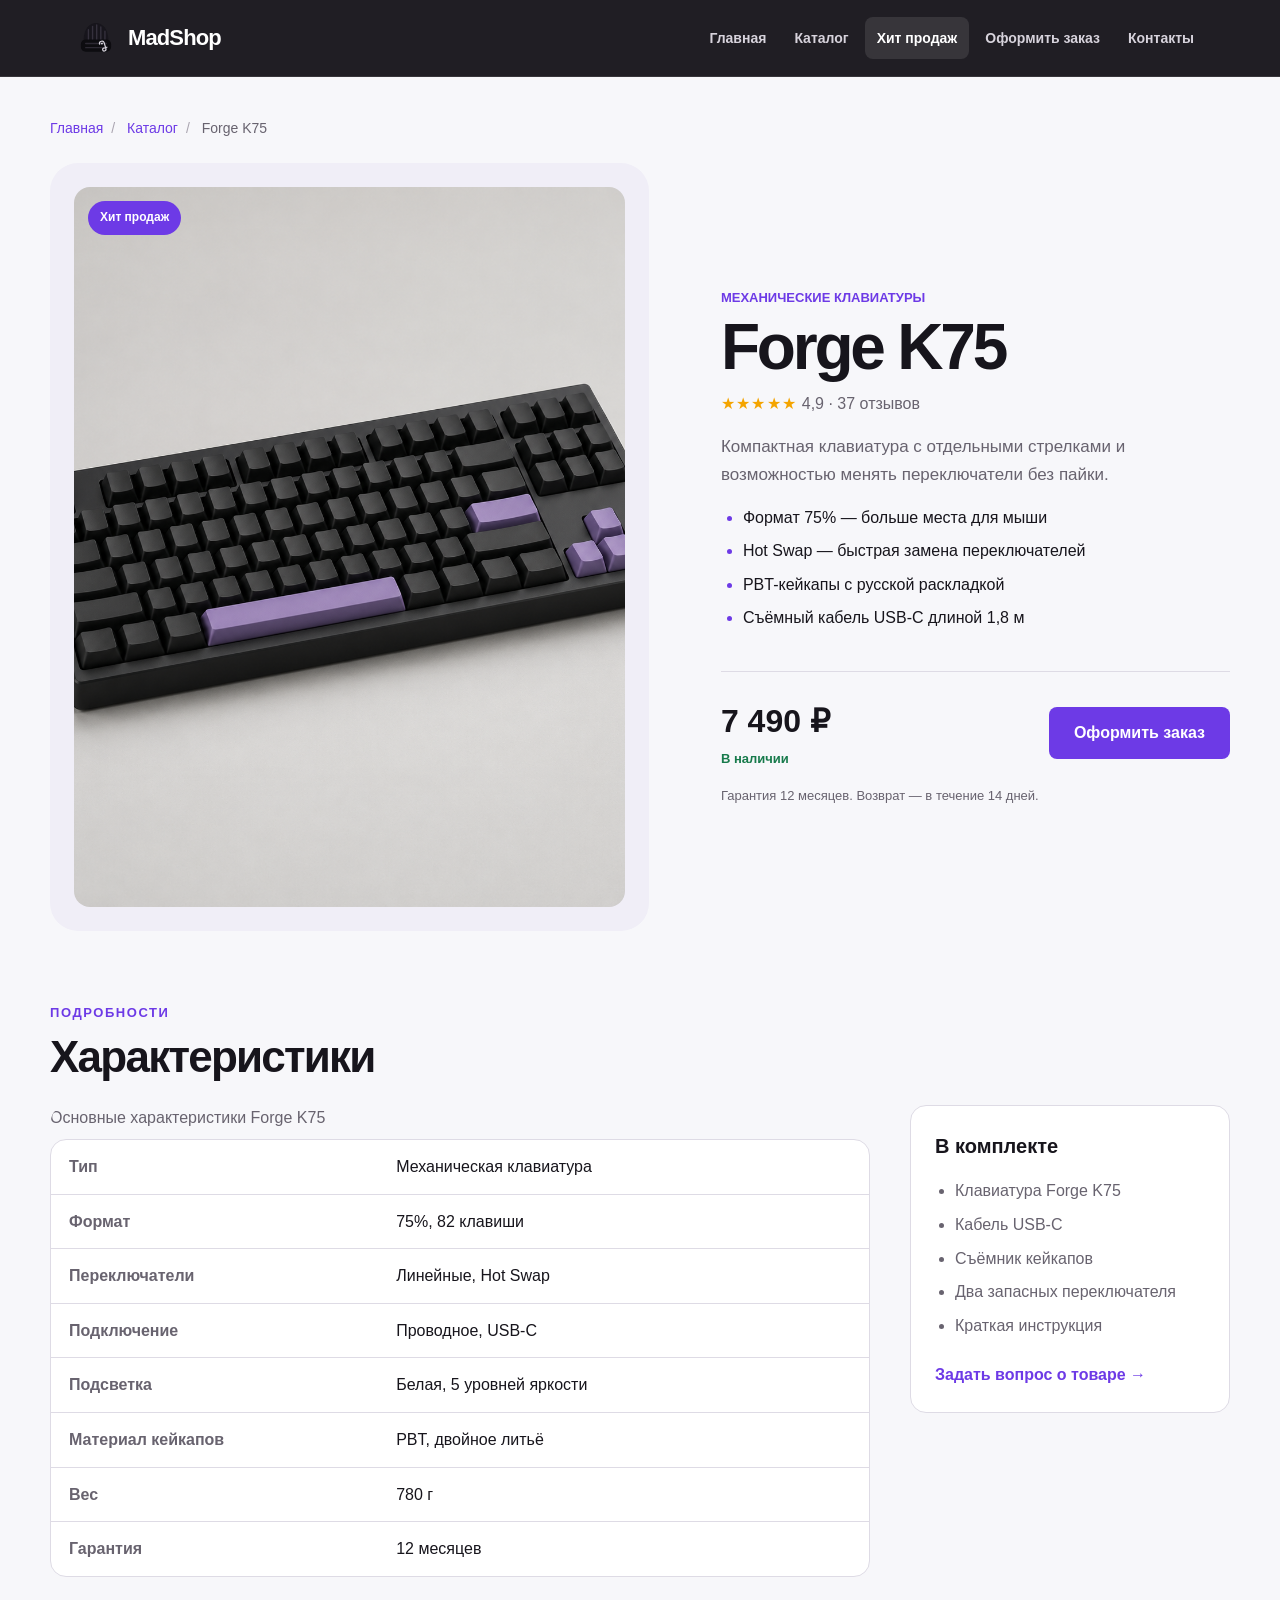
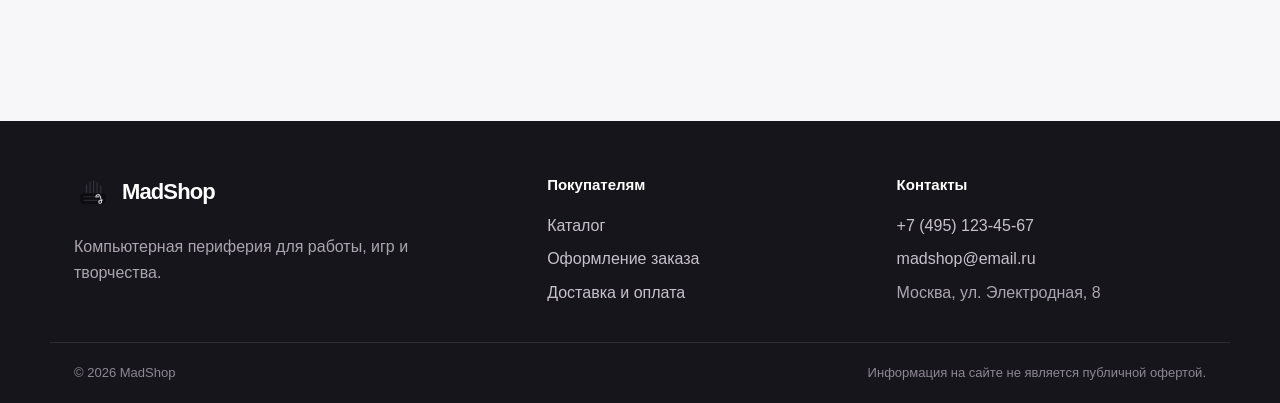
<file: product.html>
<!DOCTYPE html>
<html lang="ru">
<head>
  <meta charset="UTF-8">
  <meta name="viewport" content="width=device-width, initial-scale=1.0">
  <meta name="description" content="Механическая клавиатура Forge K75: описание, характеристики, комплектация и цена.">
  <title>Клавиатура Forge K75 — MadShop</title>
  <link rel="icon" href="images/madshop-logo.svg" type="image/svg+xml">
  <link rel="stylesheet" href="css/style.css">
</head>
<body>
  <a class="skip-link" href="#main-content">Перейти к содержимому</a>

  <header class="site-header">
    <div class="site-header__inner">
      <a class="site-header__brand" href="index.html" aria-label="MadShop — на главную">
        <img class="site-header__logo" src="images/madshop-logo.svg" width="48" height="48" alt="">
        <span class="site-header__name">MadShop</span>
      </a>
      <nav class="site-nav" aria-label="Основная навигация">
        <ul class="site-nav__list">
          <li class="site-nav__item"><a class="site-nav__link" href="index.html">Главная</a></li>
          <li class="site-nav__item"><a class="site-nav__link" href="catalog.html">Каталог</a></li>
          <li class="site-nav__item"><a class="site-nav__link site-nav__link--active" href="product.html" aria-current="page">Хит продаж</a></li>
          <li class="site-nav__item"><a class="site-nav__link" href="order.html">Оформить заказ</a></li>
          <li class="site-nav__item"><a class="site-nav__link" href="contacts.html">Контакты</a></li>
        </ul>
      </nav>
    </div>
  </header>

  <main id="main-content">
    <nav class="breadcrumbs" aria-label="Хлебные крошки">
      <a class="breadcrumbs__link" href="index.html">Главная</a>
      <a class="breadcrumbs__link" href="catalog.html">Каталог</a>
      <span class="breadcrumbs__current">Forge K75</span>
    </nav>

    <article class="product-detail">
      <div class="product-detail__visual">
        <span class="product-detail__badge">Хит продаж</span>
        <img
          class="product-detail__image"
          src="images/keyboard-forge-k75.png"
          width="720"
          height="720"
          alt="Чёрная механическая клавиатура Forge K75 с фиолетовыми клавишами"
        >
      </div>

      <div class="product-detail__content">
        <p class="product-detail__category">Механические клавиатуры</p>
        <h1 class="product-detail__title">Forge K75</h1>
        <p class="product-detail__rating" aria-label="Рейтинг 4,9 из 5">
          <span aria-hidden="true">★★★★★</span> 4,9 · 37 отзывов
        </p>
        <p class="product-detail__lead">
          Компактная клавиатура с отдельными стрелками и возможностью
          менять переключатели без пайки.
        </p>

        <ul class="product-detail__highlights">
          <li>Формат 75% — больше места для мыши</li>
          <li>Hot Swap — быстрая замена переключателей</li>
          <li>PBT-кейкапы с русской раскладкой</li>
          <li>Съёмный кабель USB-C длиной 1,8 м</li>
        </ul>

        <div class="product-detail__buy">
          <div>
            <p class="product-detail__price">7 490 ₽</p>
            <p class="product-detail__stock">В наличии</p>
          </div>
          <a class="button button--primary button--large" href="order.html?product=Forge%20K75">
            Оформить заказ
          </a>
        </div>
        <p class="product-detail__note">Гарантия 12 месяцев. Возврат — в течение 14 дней.</p>
      </div>
    </article>

    <section class="section">
      <div class="section__heading">
        <div>
          <p class="section__eyebrow">Подробности</p>
          <h2 class="section__title">Характеристики</h2>
        </div>
      </div>

      <div class="specs-layout">
        <table class="product-table">
          <caption>Основные характеристики Forge K75</caption>
          <tbody>
            <tr><th scope="row">Тип</th><td>Механическая клавиатура</td></tr>
            <tr><th scope="row">Формат</th><td>75%, 82 клавиши</td></tr>
            <tr><th scope="row">Переключатели</th><td>Линейные, Hot Swap</td></tr>
            <tr><th scope="row">Подключение</th><td>Проводное, USB-C</td></tr>
            <tr><th scope="row">Подсветка</th><td>Белая, 5 уровней яркости</td></tr>
            <tr><th scope="row">Материал кейкапов</th><td>PBT, двойное литьё</td></tr>
            <tr><th scope="row">Вес</th><td>780 г</td></tr>
            <tr><th scope="row">Гарантия</th><td>12 месяцев</td></tr>
          </tbody>
        </table>

        <aside class="package-card">
          <h3 class="package-card__title">В комплекте</h3>
          <ul class="package-card__list">
            <li>Клавиатура Forge K75</li>
            <li>Кабель USB-C</li>
            <li>Съёмник кейкапов</li>
            <li>Два запасных переключателя</li>
            <li>Краткая инструкция</li>
          </ul>
          <a class="text-link" href="contacts.html">Задать вопрос о товаре →</a>
        </aside>
      </div>
    </section>
  </main>

  <footer class="site-footer">
    <div class="site-footer__inner">
      <div class="site-footer__about">
        <a class="site-footer__brand" href="index.html">
          <img src="images/madshop-logo.svg" width="40" height="40" alt="">
          <span>MadShop</span>
        </a>
        <p>Компьютерная периферия для работы, игр и творчества.</p>
      </div>
      <div class="site-footer__column">
        <h2 class="site-footer__title">Покупателям</h2>
        <ul class="site-footer__list">
          <li><a href="catalog.html">Каталог</a></li>
          <li><a href="order.html">Оформление заказа</a></li>
          <li><a href="contacts.html#delivery">Доставка и оплата</a></li>
        </ul>
      </div>
      <div class="site-footer__column">
        <h2 class="site-footer__title">Контакты</h2>
        <address class="site-footer__address">
          <a href="tel:+74951234567">+7 (495) 123-45-67</a>
          <a href="mailto:madshop@email.ru">madshop@email.ru</a>
          <span>Москва, ул. Электродная, 8</span>
        </address>
      </div>
    </div>
    <div class="site-footer__bottom">
      <p>© 2026 MadShop</p>
      <p>Информация на сайте не является публичной офертой.</p>
    </div>
  </footer>
</body>
</html>
</file>
<file: css/style.css>
/* ==============================
   1. Переменные проекта
   ============================== */

:root {
  --color-bg: #f7f7fa;
  --color-surface: #ffffff;
  --color-surface-soft: #f0eef7;
  --color-text: #17151c;
  --color-muted: #68636f;
  --color-primary: #6d3ae6;
  --color-primary-dark: #5225bd;
  --color-primary-soft: #eee8ff;
  --color-dark: #17151c;
  --color-border: #dedbe5;
  --color-danger: #cf3155;
  --color-success: #177a4b;
  --color-white: #ffffff;

  --shadow-sm: 0 8px 24px rgba(30, 22, 47, 0.08);
  --shadow-lg: 0 24px 60px rgba(30, 22, 47, 0.14);

  --space-xs: 4px;
  --space-sm: 8px;
  --space-md: 16px;
  --space-lg: 24px;
  --space-xl: 40px;
  --space-2xl: 72px;

  --radius-sm: 8px;
  --radius-md: 16px;
  --radius-lg: 28px;

  --container-width: 1180px;
}

/* ==============================
   2. Базовые стили
   ============================== */

* {
  box-sizing: border-box;
}

html {
  scroll-behavior: smooth;
}

body {
  margin: 0;
  color: var(--color-text);
  background-color: var(--color-bg);
  font-family: Inter, "Segoe UI", Arial, sans-serif;
  line-height: 1.6;
}

img {
  display: block;
  max-width: 100%;
}

a {
  color: inherit;
}

button,
input,
select,
textarea {
  font: inherit;
}

button:focus-visible,
a:focus-visible,
input:focus-visible,
select:focus-visible,
textarea:focus-visible {
  outline: 3px solid rgba(109, 58, 230, 0.38);
  outline-offset: 3px;
}

[hidden] {
  display: none !important;
}

.skip-link {
  position: fixed;
  top: 12px;
  left: 12px;
  z-index: 100;
  padding: 10px 14px;
  color: var(--color-white);
  background-color: var(--color-dark);
  border-radius: var(--radius-sm);
  transform: translateY(-160%);
}

.skip-link:focus {
  transform: translateY(0);
}

/* ==============================
   3. Шапка и навигация
   ============================== */

.site-header {
  position: sticky;
  top: 0;
  z-index: 20;
  color: var(--color-white);
  background-color: rgba(23, 21, 28, 0.96);
  border-bottom: 1px solid rgba(255, 255, 255, 0.1);
  backdrop-filter: blur(14px);
}

.site-header__inner {
  display: flex;
  align-items: center;
  justify-content: space-between;
  gap: var(--space-lg);
  max-width: var(--container-width);
  min-height: 76px;
  margin: 0 auto;
  padding: 10px var(--space-lg);
}

.site-header__brand,
.site-footer__brand {
  display: inline-flex;
  align-items: center;
  gap: 10px;
  color: inherit;
  font-size: 22px;
  font-weight: 800;
  letter-spacing: -0.04em;
  text-decoration: none;
}

.site-header__logo {
  width: 44px;
  height: 44px;
}

.site-nav__list {
  display: flex;
  flex-wrap: wrap;
  align-items: center;
  gap: 4px;
  margin: 0;
  padding: 0;
  list-style: none;
}

.site-nav__link {
  display: block;
  padding: 10px 12px;
  color: #d7d3dc;
  border-radius: var(--radius-sm);
  font-size: 14px;
  font-weight: 600;
  text-decoration: none;
  transition: color 0.2s ease, background-color 0.2s ease;
}

.site-nav__link:hover,
.site-nav__link--active {
  color: var(--color-white);
  background-color: rgba(255, 255, 255, 0.1);
}

/* ==============================
   4. Общая структура страниц
   ============================== */

main {
  min-height: 60vh;
  padding: var(--space-xl) var(--space-lg) var(--space-2xl);
}

.section,
.page-intro,
.breadcrumbs,
.catalog-layout,
.product-detail,
.checkout-layout,
.contact-grid,
.contact-cta,
.buyer-note {
  max-width: var(--container-width);
  margin-right: auto;
  margin-left: auto;
}

.section {
  margin-bottom: var(--space-2xl);
}

.section__heading {
  display: flex;
  align-items: flex-end;
  justify-content: space-between;
  gap: var(--space-lg);
  margin-bottom: var(--space-lg);
}

.section__eyebrow,
.page-intro__eyebrow,
.hero__eyebrow,
.buyer-note__eyebrow,
.contact-cta__eyebrow,
.order-dialog__eyebrow {
  margin: 0 0 var(--space-sm);
  color: var(--color-primary);
  font-size: 13px;
  font-weight: 800;
  letter-spacing: 0.12em;
  text-transform: uppercase;
}

.section__title,
.page-intro__title {
  margin: 0;
  font-size: clamp(28px, 4vw, 44px);
  line-height: 1.12;
  letter-spacing: -0.04em;
}

.text-link {
  color: var(--color-primary);
  font-weight: 750;
  text-decoration: none;
}

.text-link:hover {
  color: var(--color-primary-dark);
  text-decoration: underline;
}

.breadcrumbs {
  display: flex;
  flex-wrap: wrap;
  margin-bottom: var(--space-lg);
  color: var(--color-muted);
  font-size: 14px;
}

.breadcrumbs__link {
  color: var(--color-primary);
  text-decoration: none;
}

.breadcrumbs__link:hover {
  text-decoration: underline;
}

.breadcrumbs__current::before,
.breadcrumbs__link + .breadcrumbs__link::before {
  content: " / ";
  margin: 0 8px;
  color: #aaa5b0;
}

.page-intro {
  margin-bottom: var(--space-xl);
  padding: 28px 0;
}

.page-intro__text {
  max-width: 720px;
  margin: var(--space-md) 0 0;
  color: var(--color-muted);
  font-size: 17px;
}

/* ==============================
   5. Кнопки
   ============================== */

.button {
  display: inline-flex;
  align-items: center;
  justify-content: center;
  min-height: 44px;
  padding: 10px 18px;
  border: 1px solid transparent;
  border-radius: var(--radius-sm);
  font-weight: 750;
  line-height: 1.2;
  text-align: center;
  text-decoration: none;
  cursor: pointer;
  transition: transform 0.2s ease, background-color 0.2s ease;
}

.button:hover {
  transform: translateY(-2px);
}

.button--primary {
  color: var(--color-white);
  background-color: var(--color-primary);
}

.button--primary:hover {
  background-color: var(--color-primary-dark);
}

.button--secondary {
  color: var(--color-text);
  background-color: transparent;
  border-color: var(--color-border);
}

.button--secondary:hover {
  background-color: var(--color-primary-soft);
  border-color: var(--color-primary);
}

.button--light {
  color: var(--color-dark);
  background-color: var(--color-white);
}

.button--light:hover {
  background-color: #eeeaf4;
}

.button--large {
  min-height: 52px;
  padding: 14px 24px;
}

.button:disabled,
.button--disabled {
  opacity: 0.55;
  cursor: not-allowed;
  transform: none;
}

/* ==============================
   6. Главная страница
   ============================== */

.hero {
  display: grid;
  grid-template-columns: 1.1fr 0.9fr;
  align-items: center;
  gap: clamp(32px, 6vw, 80px);
  max-width: var(--container-width);
  margin: 0 auto var(--space-2xl);
  padding: clamp(28px, 5vw, 64px);
  overflow: hidden;
  background: linear-gradient(135deg, #f0ebff 0%, #ffffff 58%, #ece9f1 100%);
  border: 1px solid #e5def7;
  border-radius: var(--radius-lg);
}

.hero__title {
  max-width: 720px;
  margin: 0;
  font-size: clamp(38px, 6vw, 68px);
  line-height: 0.98;
  letter-spacing: -0.06em;
}

.hero__text {
  max-width: 620px;
  margin: var(--space-lg) 0;
  color: var(--color-muted);
  font-size: 18px;
}

.hero__actions {
  display: flex;
  flex-wrap: wrap;
  gap: 12px;
}

.hero__facts {
  display: flex;
  gap: clamp(18px, 4vw, 40px);
  margin: var(--space-xl) 0 0;
  padding: 0;
  list-style: none;
}

.hero__fact {
  display: grid;
}

.hero__fact strong {
  font-size: 18px;
}

.hero__fact span {
  color: var(--color-muted);
  font-size: 13px;
}

.hero__visual {
  position: relative;
  min-width: 0;
}

.hero__image {
  width: 100%;
  aspect-ratio: 1;
  object-fit: cover;
  border-radius: 50%;
  box-shadow: var(--shadow-lg);
}

.hero__badge {
  position: absolute;
  top: 8%;
  right: -2%;
  z-index: 1;
  padding: 10px 14px;
  color: var(--color-white);
  background-color: var(--color-dark);
  border-radius: 999px;
  font-size: 12px;
  font-weight: 800;
  transform: rotate(4deg);
}

.advantages-grid,
.contact-grid,
.info-grid {
  display: grid;
  grid-template-columns: repeat(3, minmax(0, 1fr));
  gap: var(--space-lg);
}

.advantage-card {
  padding: var(--space-lg);
  background-color: var(--color-surface);
  border: 1px solid var(--color-border);
  border-radius: var(--radius-md);
}

.advantage-card__number {
  color: var(--color-primary);
  font-weight: 850;
}

.advantage-card__title {
  margin: var(--space-lg) 0 var(--space-sm);
  font-size: 20px;
}

.advantage-card__text {
  margin: 0;
  color: var(--color-muted);
}

.buyer-note,
.contact-cta {
  display: flex;
  align-items: center;
  justify-content: space-between;
  gap: var(--space-xl);
  margin-bottom: var(--space-xl);
  padding: clamp(28px, 5vw, 52px);
  color: var(--color-white);
  background: linear-gradient(135deg, #211b2e, #4c2d86);
  border-radius: var(--radius-lg);
}

.buyer-note__eyebrow,
.contact-cta__eyebrow {
  color: #cbb6ff;
}

.buyer-note__title,
.contact-cta__title {
  margin: 0;
  font-size: clamp(26px, 4vw, 40px);
  line-height: 1.1;
}

.buyer-note__text,
.contact-cta__text {
  max-width: 760px;
  margin: 12px 0 0;
  color: #ded7eb;
}

/* ==============================
   7. Карточки товаров
   ============================== */

.products-grid {
  display: grid;
  grid-template-columns: repeat(3, minmax(0, 1fr));
  gap: var(--space-lg);
}

.products-grid--catalog {
  grid-template-columns: repeat(2, minmax(0, 1fr));
}

.product-card {
  position: relative;
  display: flex;
  flex-direction: column;
  min-width: 0;
  padding: 14px;
  background-color: var(--color-surface);
  border: 1px solid var(--color-border);
  border-radius: var(--radius-md);
  transition: transform 0.2s ease, box-shadow 0.2s ease, border-color 0.2s ease;
}

.product-card:hover {
  border-color: #c7b6f1;
  box-shadow: var(--shadow-sm);
  transform: translateY(-5px);
}

.product-card--featured {
  border-color: #c7b6f1;
}

.product-card--discount {
  border-color: #f1bbc8;
}

.product-card__badge {
  position: absolute;
  top: 26px;
  right: 26px;
  z-index: 2;
  padding: 6px 10px;
  color: var(--color-white);
  background-color: var(--color-primary);
  border-radius: 999px;
  font-size: 12px;
  font-weight: 800;
}

.product-card--discount .product-card__badge {
  background-color: var(--color-danger);
}

.product-card__badge--new {
  background-color: var(--color-success);
}

.product-card__image-link {
  display: block;
  overflow: hidden;
  border-radius: 12px;
}

.product-card__image {
  width: 100%;
  aspect-ratio: 1;
  object-fit: cover;
  background-color: var(--color-surface-soft);
  border-radius: 12px;
}

.product-card__category {
  margin: 16px 2px 4px;
  color: var(--color-primary);
  font-size: 12px;
  font-weight: 800;
  text-transform: uppercase;
}

.product-card__title {
  margin: 0 2px 6px;
  font-size: 22px;
  line-height: 1.2;
}

.product-card__title a {
  text-decoration: none;
}

.product-card__title a:hover {
  color: var(--color-primary);
}

.product-card__description {
  flex-grow: 1;
  margin: 0 2px 18px;
  color: var(--color-muted);
  font-size: 14px;
}

.product-card__footer {
  display: flex;
  align-items: center;
  justify-content: space-between;
  gap: 12px;
  margin: auto 2px 2px;
}

.product-card__price {
  margin: 0;
  font-size: 20px;
  font-weight: 850;
  white-space: nowrap;
}

.product-card__old-price {
  display: block;
  color: var(--color-muted);
  font-size: 12px;
  font-weight: 500;
  text-decoration: line-through;
}

.product-card__button {
  min-height: 40px;
  padding: 8px 14px;
  font-size: 14px;
}

/* ==============================
   8. Каталог и фильтры
   ============================== */

.catalog-layout {
  display: grid;
  grid-template-columns: 260px minmax(0, 1fr);
  align-items: start;
  gap: var(--space-xl);
}

.catalog-filters {
  position: sticky;
  top: 100px;
  padding: var(--space-lg);
  background-color: var(--color-surface);
  border: 1px solid var(--color-border);
  border-radius: var(--radius-md);
}

.catalog-filters__title,
.catalog-products__title {
  margin: 0;
  font-size: 22px;
}

.catalog-products__heading {
  display: flex;
  align-items: baseline;
  justify-content: space-between;
  gap: 12px;
  margin-bottom: var(--space-lg);
}

.catalog-products__count {
  margin: 0;
  color: var(--color-muted);
  font-size: 14px;
}

.filters-form {
  display: grid;
  gap: var(--space-lg);
  margin-top: var(--space-lg);
}

.filters-form__field {
  display: grid;
  gap: 6px;
}

.filters-form__label,
.filters-form__legend {
  font-weight: 750;
}

.filters-form__group {
  display: grid;
  gap: 10px;
  margin: 0;
  padding: 0;
  border: 0;
}

.filters-form__legend {
  margin-bottom: 8px;
}

.filters-form__check {
  display: flex;
  align-items: center;
  gap: 8px;
  color: var(--color-muted);
  cursor: pointer;
}

.filters-form__check input {
  accent-color: var(--color-primary);
}

.filters-form__input,
.order-form__input,
.order-form__select,
.order-form__textarea {
  width: 100%;
  padding: 12px 14px;
  color: var(--color-text);
  background-color: var(--color-white);
  border: 1px solid var(--color-border);
  border-radius: var(--radius-sm);
}

.filters-form__input:hover,
.order-form__input:hover,
.order-form__select:hover,
.order-form__textarea:hover {
  border-color: #a99dc0;
}

.filters-form__range {
  display: grid;
  grid-template-columns: 1fr 1fr;
  gap: 8px;
}

.filters-form__range label {
  display: block;
  margin-bottom: 4px;
  color: var(--color-muted);
  font-size: 13px;
}

.filters-form__note {
  margin: -10px 0 0;
  color: var(--color-muted);
  font-size: 13px;
  text-align: center;
}

/* ==============================
   9. Страница товара
   ============================== */

.product-detail {
  display: grid;
  grid-template-columns: minmax(0, 1fr) minmax(340px, 0.85fr);
  align-items: center;
  gap: clamp(32px, 6vw, 72px);
  margin-bottom: var(--space-2xl);
}

.product-detail__visual {
  position: relative;
  padding: var(--space-lg);
  background-color: var(--color-surface-soft);
  border-radius: var(--radius-lg);
}

.product-detail__image {
  width: 100%;
  aspect-ratio: 1;
  object-fit: cover;
  border-radius: var(--radius-md);
}

.product-detail__badge {
  position: absolute;
  top: 38px;
  left: 38px;
  z-index: 1;
  padding: 7px 12px;
  color: var(--color-white);
  background-color: var(--color-primary);
  border-radius: 999px;
  font-size: 12px;
  font-weight: 800;
}

.product-detail__category {
  margin: 0 0 6px;
  color: var(--color-primary);
  font-size: 13px;
  font-weight: 800;
  text-transform: uppercase;
}

.product-detail__title {
  margin: 0;
  font-size: clamp(40px, 6vw, 64px);
  line-height: 1;
  letter-spacing: -0.05em;
}

.product-detail__rating {
  margin: 12px 0;
  color: var(--color-muted);
}

.product-detail__rating span {
  color: #f4a400;
  letter-spacing: 0.08em;
}

.product-detail__lead {
  color: var(--color-muted);
  font-size: 17px;
}

.product-detail__highlights {
  display: grid;
  gap: 8px;
  padding-left: 22px;
}

.product-detail__highlights li::marker {
  color: var(--color-primary);
}

.product-detail__buy {
  display: flex;
  align-items: center;
  justify-content: space-between;
  gap: var(--space-lg);
  margin-top: var(--space-xl);
  padding-top: var(--space-lg);
  border-top: 1px solid var(--color-border);
}

.product-detail__price {
  margin: 0;
  font-size: 32px;
  font-weight: 900;
}

.product-detail__stock {
  margin: 2px 0 0;
  color: var(--color-success);
  font-size: 13px;
  font-weight: 700;
}

.product-detail__note {
  margin: var(--space-md) 0 0;
  color: var(--color-muted);
  font-size: 13px;
}

.specs-layout {
  display: grid;
  grid-template-columns: minmax(0, 1fr) 320px;
  align-items: start;
  gap: var(--space-xl);
}

.product-table {
  width: 100%;
  overflow: hidden;
  background-color: var(--color-surface);
  border: 1px solid var(--color-border);
  border-collapse: separate;
  border-spacing: 0;
  border-radius: var(--radius-md);
}

.product-table caption {
  margin-bottom: var(--space-sm);
  color: var(--color-muted);
  text-align: left;
}

.product-table th,
.product-table td {
  padding: 14px 18px;
  border-bottom: 1px solid var(--color-border);
  text-align: left;
}

.product-table th {
  width: 40%;
  color: var(--color-muted);
  font-weight: 600;
}

.product-table tr:last-child th,
.product-table tr:last-child td {
  border-bottom: 0;
}

.package-card {
  padding: var(--space-lg);
  background-color: var(--color-surface);
  border: 1px solid var(--color-border);
  border-radius: var(--radius-md);
}

.package-card__title {
  margin: 0;
  font-size: 20px;
}

.package-card__list {
  display: grid;
  gap: 8px;
  margin: var(--space-md) 0 var(--space-lg);
  padding-left: 20px;
  color: var(--color-muted);
}

/* ==============================
   10. Формы и оформление заказа
   ============================== */

.checkout-layout {
  display: grid;
  grid-template-columns: minmax(0, 1fr) 340px;
  align-items: start;
  gap: var(--space-xl);
}

.checkout-card,
.checkout-info {
  padding: clamp(22px, 4vw, 36px);
  background-color: var(--color-surface);
  border: 1px solid var(--color-border);
  border-radius: var(--radius-md);
}

.checkout-card__title,
.checkout-info__title {
  margin: 0 0 var(--space-lg);
  font-size: 24px;
}

.checkout-info {
  position: sticky;
  top: 100px;
}

.checkout-info__steps {
  display: grid;
  gap: var(--space-lg);
  margin: 0;
  padding: 0;
  list-style: none;
}

.checkout-info__steps li {
  display: flex;
  gap: 12px;
}

.checkout-info__steps > li > span {
  display: grid;
  flex: 0 0 32px;
  width: 32px;
  height: 32px;
  place-items: center;
  color: var(--color-white);
  background-color: var(--color-primary);
  border-radius: 50%;
  font-weight: 800;
}

.checkout-info__steps p {
  margin: 3px 0 0;
  color: var(--color-muted);
  font-size: 14px;
}

.checkout-info__help {
  margin: var(--space-xl) 0 0;
  padding-top: var(--space-lg);
  border-top: 1px solid var(--color-border);
}

.checkout-info__help a {
  color: var(--color-primary);
  font-weight: 750;
}

.order-form {
  display: grid;
  gap: var(--space-md);
}

.order-form__row {
  display: grid;
  grid-template-columns: 1fr 1fr;
  gap: var(--space-md);
}

.order-form__field {
  display: grid;
  gap: 6px;
}

.order-form__label,
.order-form__legend {
  font-weight: 750;
}

.order-form__hint {
  color: var(--color-muted);
}

.order-form__check,
.order-form__radio {
  display: flex;
  align-items: flex-start;
  gap: 10px;
  color: var(--color-muted);
  cursor: pointer;
}

.order-form__check input,
.order-form__radio input {
  margin-top: 5px;
  accent-color: var(--color-primary);
}

.order-form__fieldset {
  display: grid;
  gap: 10px;
  margin: 0;
  padding: var(--space-md);
  border: 1px solid var(--color-border);
  border-radius: var(--radius-sm);
}

.order-form__radio span {
  display: grid;
}

.order-form__radio small {
  color: var(--color-muted);
}

.order-form__actions {
  display: flex;
  justify-content: flex-end;
  gap: 10px;
}

[aria-invalid="true"] {
  background-color: #fff7f9;
  border-color: var(--color-danger) !important;
}

.form-success {
  padding: var(--space-xl);
  background-color: #edf9f3;
  border: 1px solid #b7dfca;
  border-radius: var(--radius-md);
  text-align: center;
}

.form-success h2 {
  margin-top: 0;
  color: var(--color-success);
}

/* ==============================
   11. Модальное окно
   ============================== */

.order-dialog {
  width: min(100% - 32px, 560px);
  max-height: calc(100vh - 32px);
  padding: var(--space-lg);
  overflow: auto;
  border: 0;
  border-radius: var(--radius-md);
  box-shadow: var(--shadow-lg);
}

.order-dialog::backdrop {
  background-color: rgba(10, 8, 13, 0.72);
  backdrop-filter: blur(3px);
}

.order-dialog__header {
  display: flex;
  align-items: flex-start;
  justify-content: space-between;
  gap: 12px;
}

.order-dialog__title {
  margin: 0;
  font-size: 28px;
}

.order-dialog__text {
  margin: 6px 0 var(--space-lg);
  color: var(--color-muted);
}

.order-dialog__close {
  width: 40px;
  height: 40px;
  color: var(--color-muted);
  background-color: var(--color-bg);
  border: 0;
  border-radius: 50%;
  font-size: 28px;
  line-height: 1;
  cursor: pointer;
}

.toast {
  position: fixed;
  right: 24px;
  bottom: 24px;
  z-index: 30;
  display: grid;
  width: min(360px, calc(100% - 48px));
  padding: 16px 18px;
  color: var(--color-white);
  background-color: var(--color-success);
  border-radius: var(--radius-sm);
  box-shadow: var(--shadow-lg);
}

.toast span {
  font-size: 14px;
  opacity: 0.9;
}

/* ==============================
   12. Контакты
   ============================== */

.contact-grid {
  margin-bottom: var(--space-2xl);
}

.contact-card,
.info-card {
  padding: var(--space-lg);
  background-color: var(--color-surface);
  border: 1px solid var(--color-border);
  border-radius: var(--radius-md);
}

.contact-card__icon {
  display: grid;
  width: 44px;
  height: 44px;
  place-items: center;
  color: var(--color-primary);
  background-color: var(--color-primary-soft);
  border-radius: 50%;
  font-size: 20px;
}

.contact-card__title,
.info-card__title {
  margin: var(--space-lg) 0 6px;
  font-size: 19px;
}

.contact-card__link {
  display: block;
  margin: 0;
  font-weight: 800;
  text-decoration: none;
}

a.contact-card__link:hover {
  color: var(--color-primary);
}

.contact-card__text,
.info-card__text {
  margin: 6px 0 0;
  color: var(--color-muted);
}

.info-grid {
  grid-template-columns: repeat(2, minmax(0, 1fr));
}

/* ==============================
   13. Подвал
   ============================== */

.site-footer {
  color: #d7d3dc;
  background-color: var(--color-dark);
}

.site-footer__inner {
  display: grid;
  grid-template-columns: 1.4fr 1fr 1fr;
  gap: var(--space-xl);
  max-width: var(--container-width);
  margin: 0 auto;
  padding: 52px var(--space-lg) 36px;
}

.site-footer__brand {
  color: var(--color-white);
}

.site-footer__brand img {
  width: 38px;
  height: 38px;
}

.site-footer__about p {
  max-width: 360px;
  color: #aaa5b0;
}

.site-footer__title {
  margin: 0 0 var(--space-md);
  color: var(--color-white);
  font-size: 15px;
}

.site-footer__list {
  display: grid;
  gap: 8px;
  margin: 0;
  padding: 0;
  list-style: none;
}

.site-footer__list a,
.site-footer__address a {
  color: #c7c1cc;
  text-decoration: none;
}

.site-footer__list a:hover,
.site-footer__address a:hover {
  color: var(--color-white);
}

.site-footer__address {
  display: grid;
  gap: 8px;
  color: #aaa5b0;
  font-style: normal;
}

.site-footer__bottom {
  display: flex;
  justify-content: space-between;
  gap: var(--space-lg);
  max-width: var(--container-width);
  margin: 0 auto;
  padding: 20px var(--space-lg);
  color: #8d8793;
  border-top: 1px solid rgba(255, 255, 255, 0.1);
  font-size: 13px;
}

.site-footer__bottom p {
  margin: 0;
}
</file>
